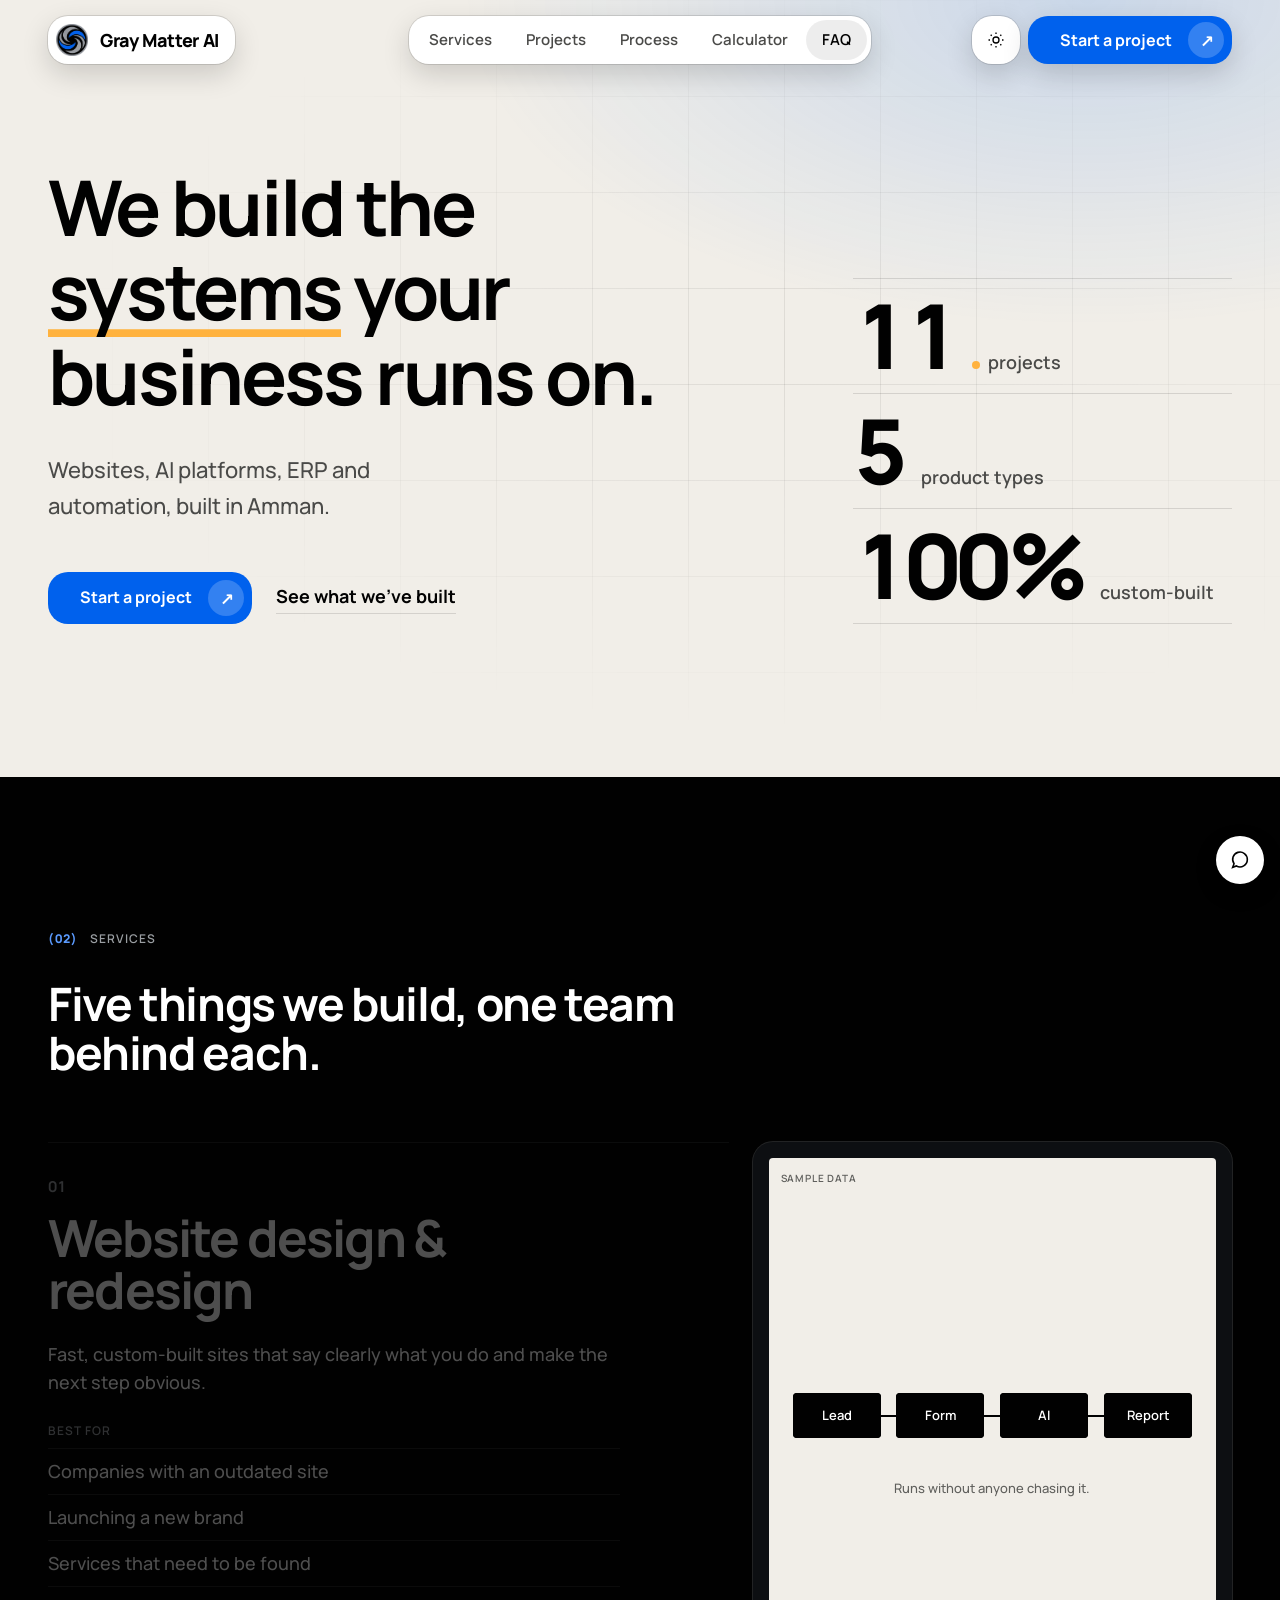
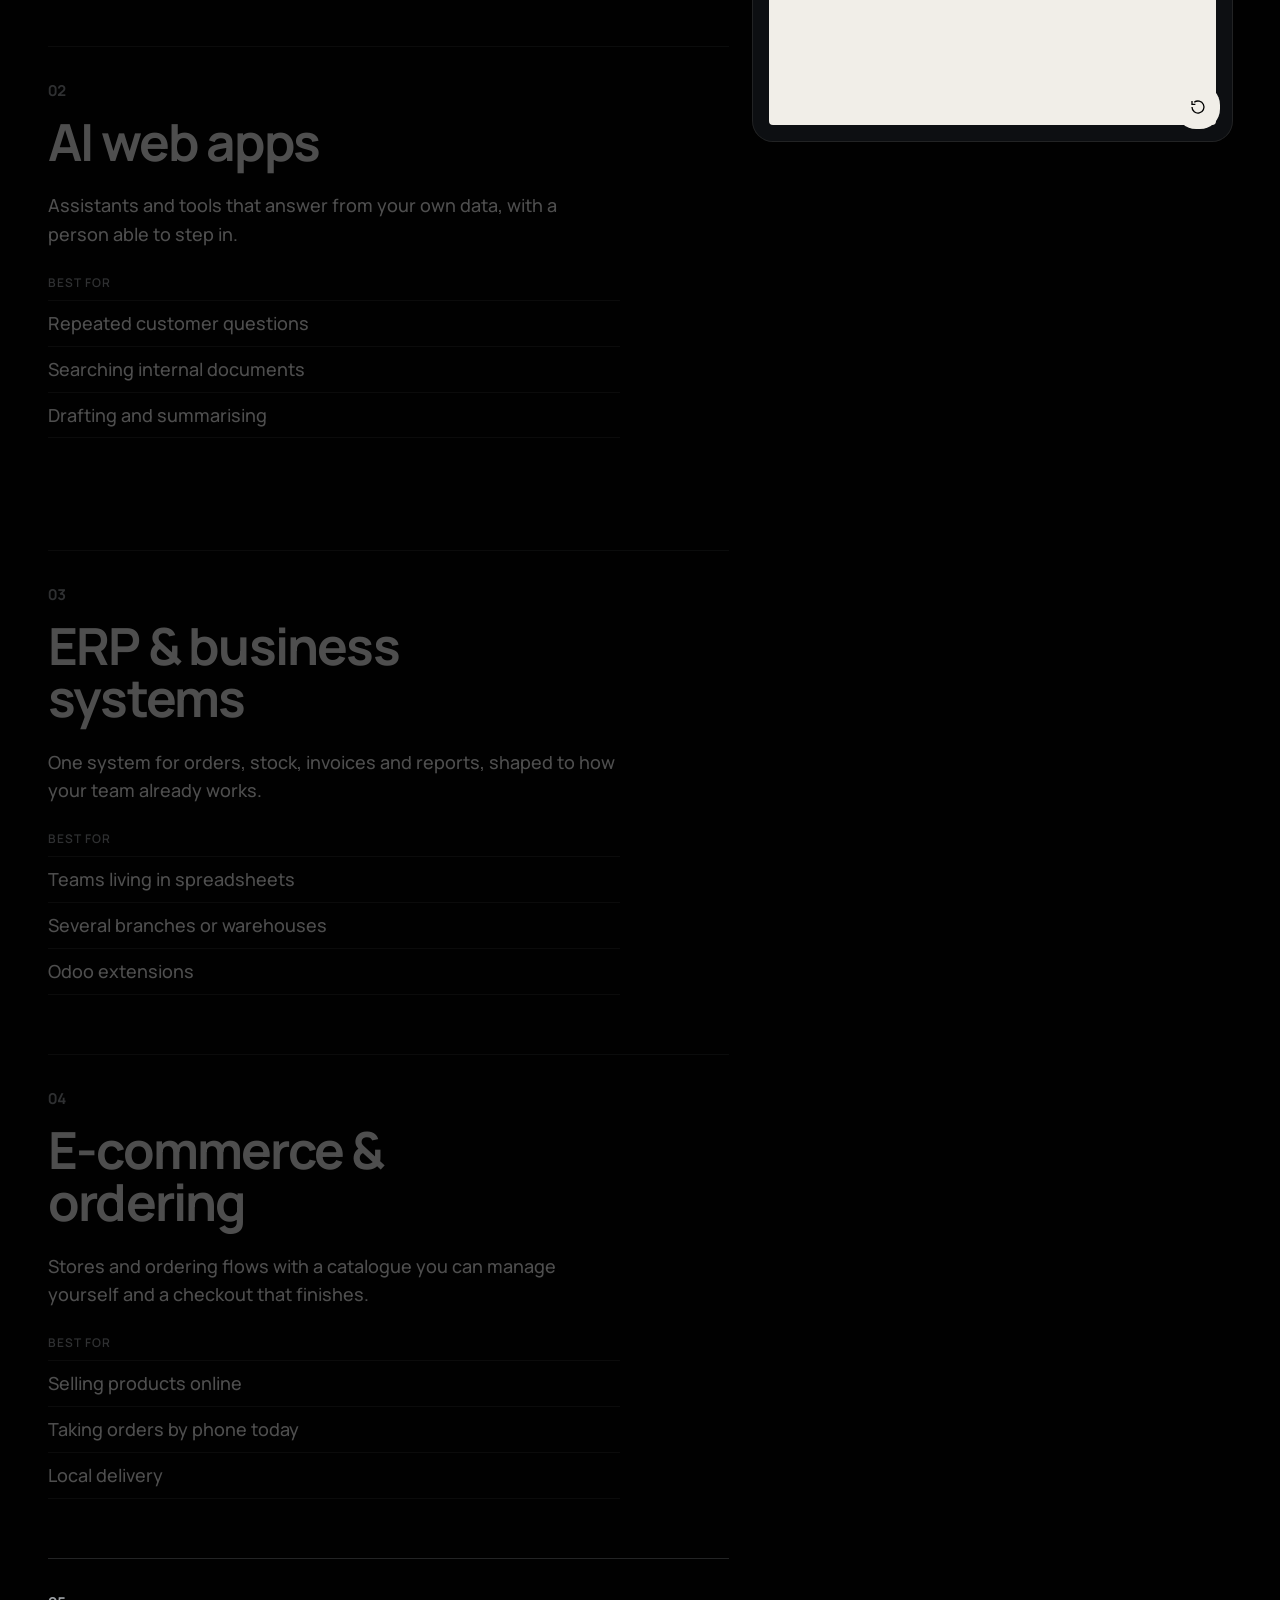
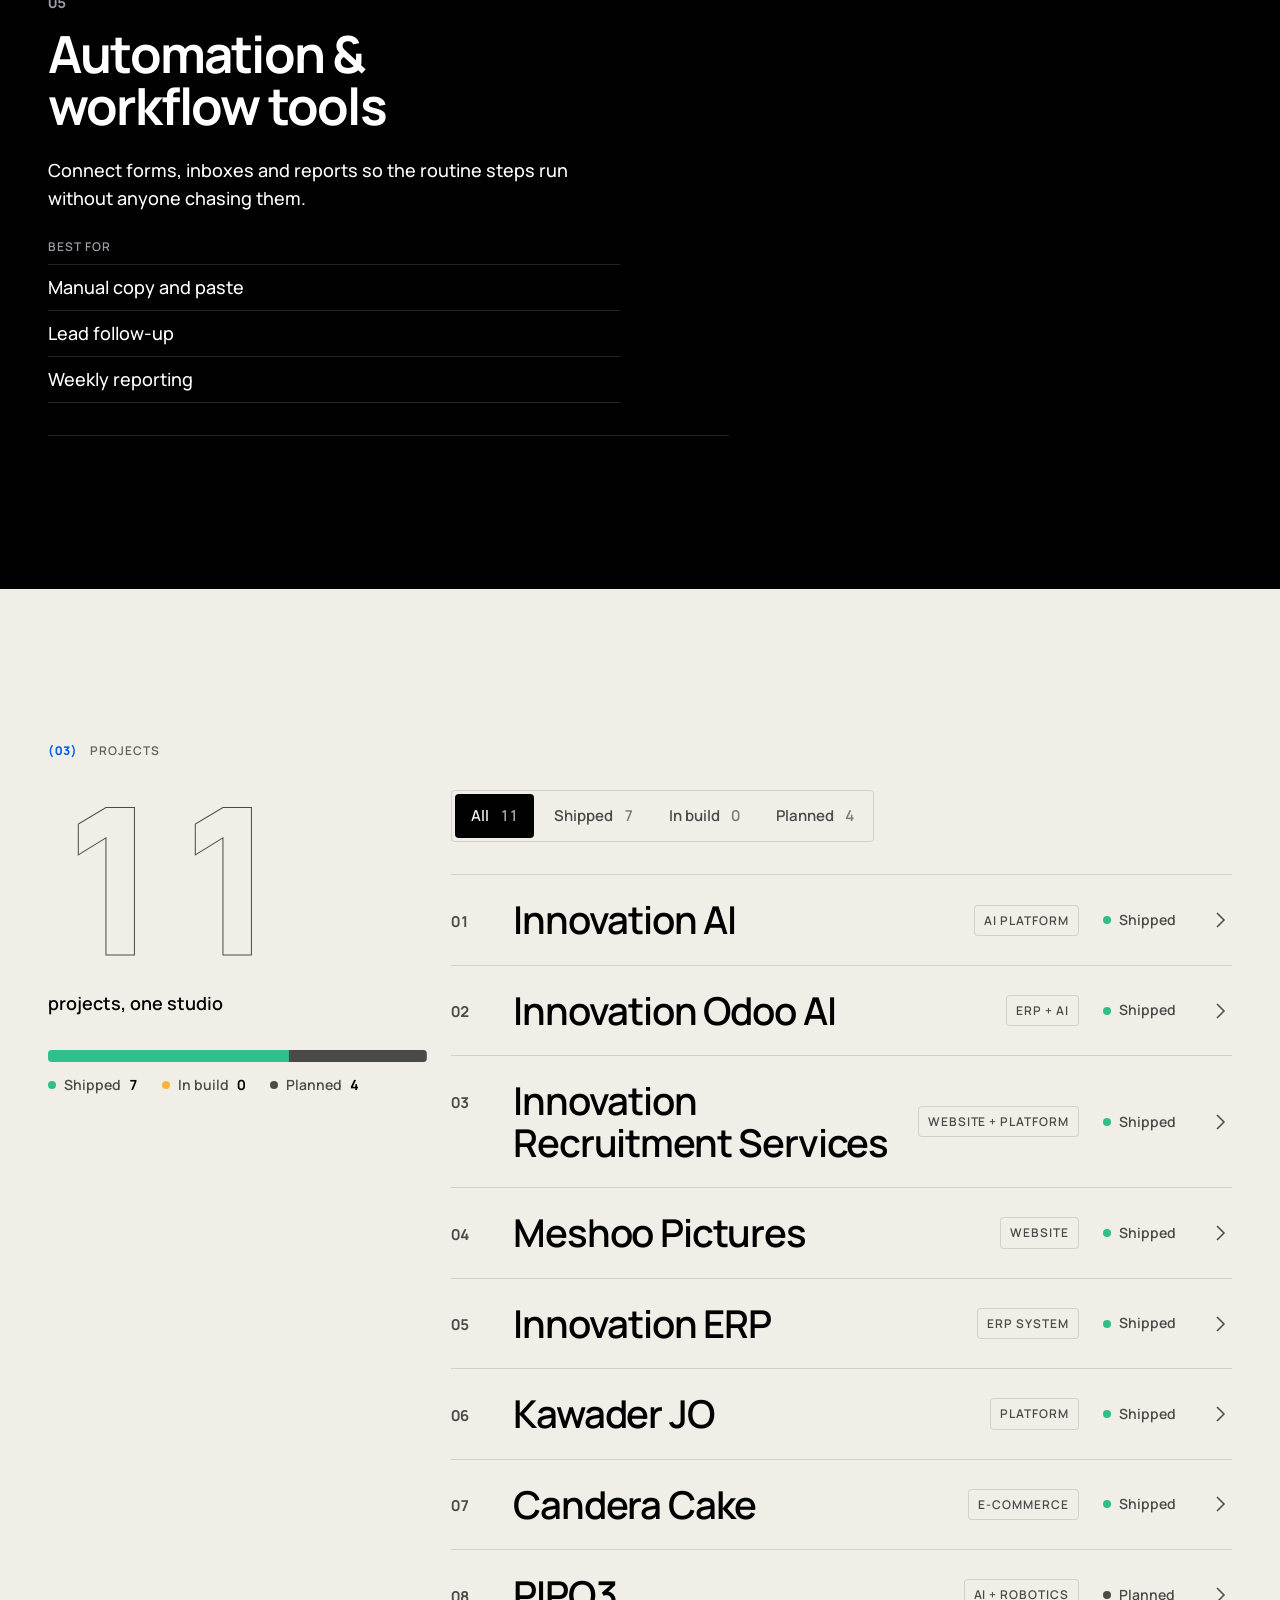
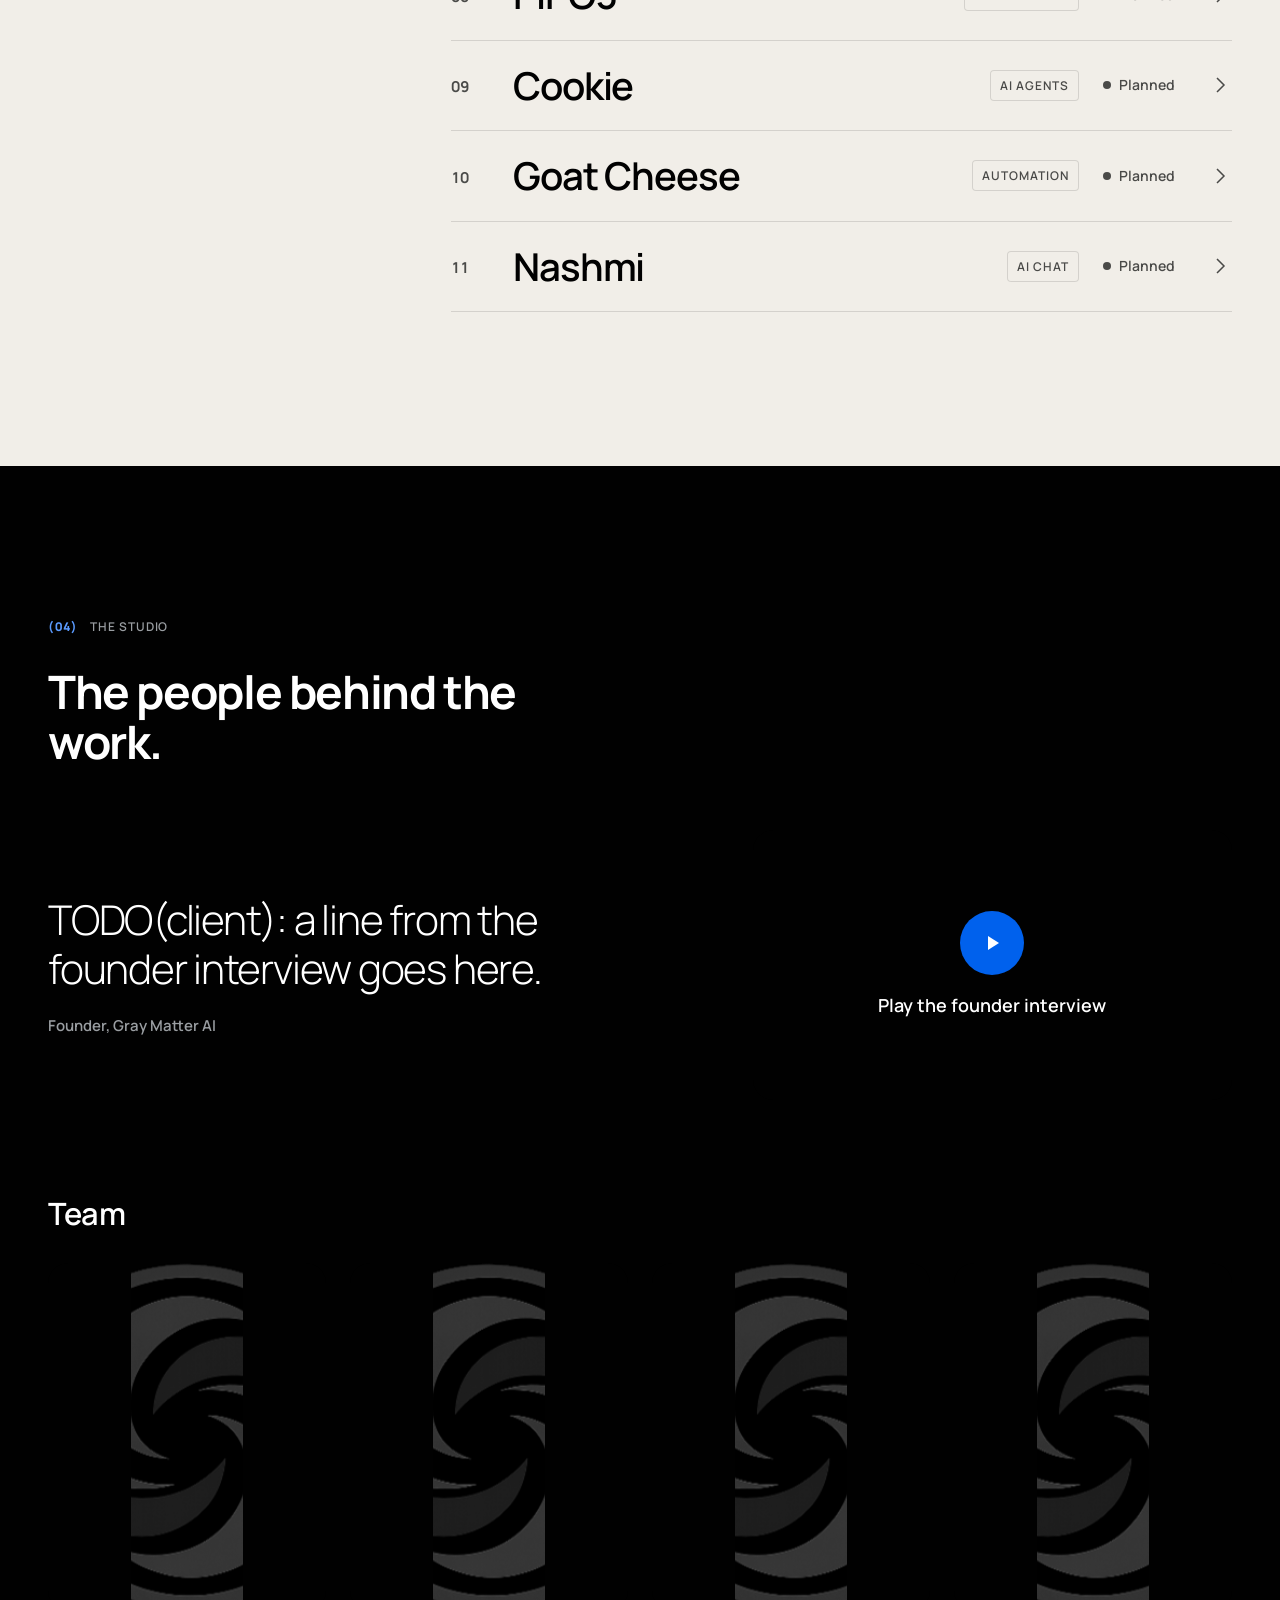
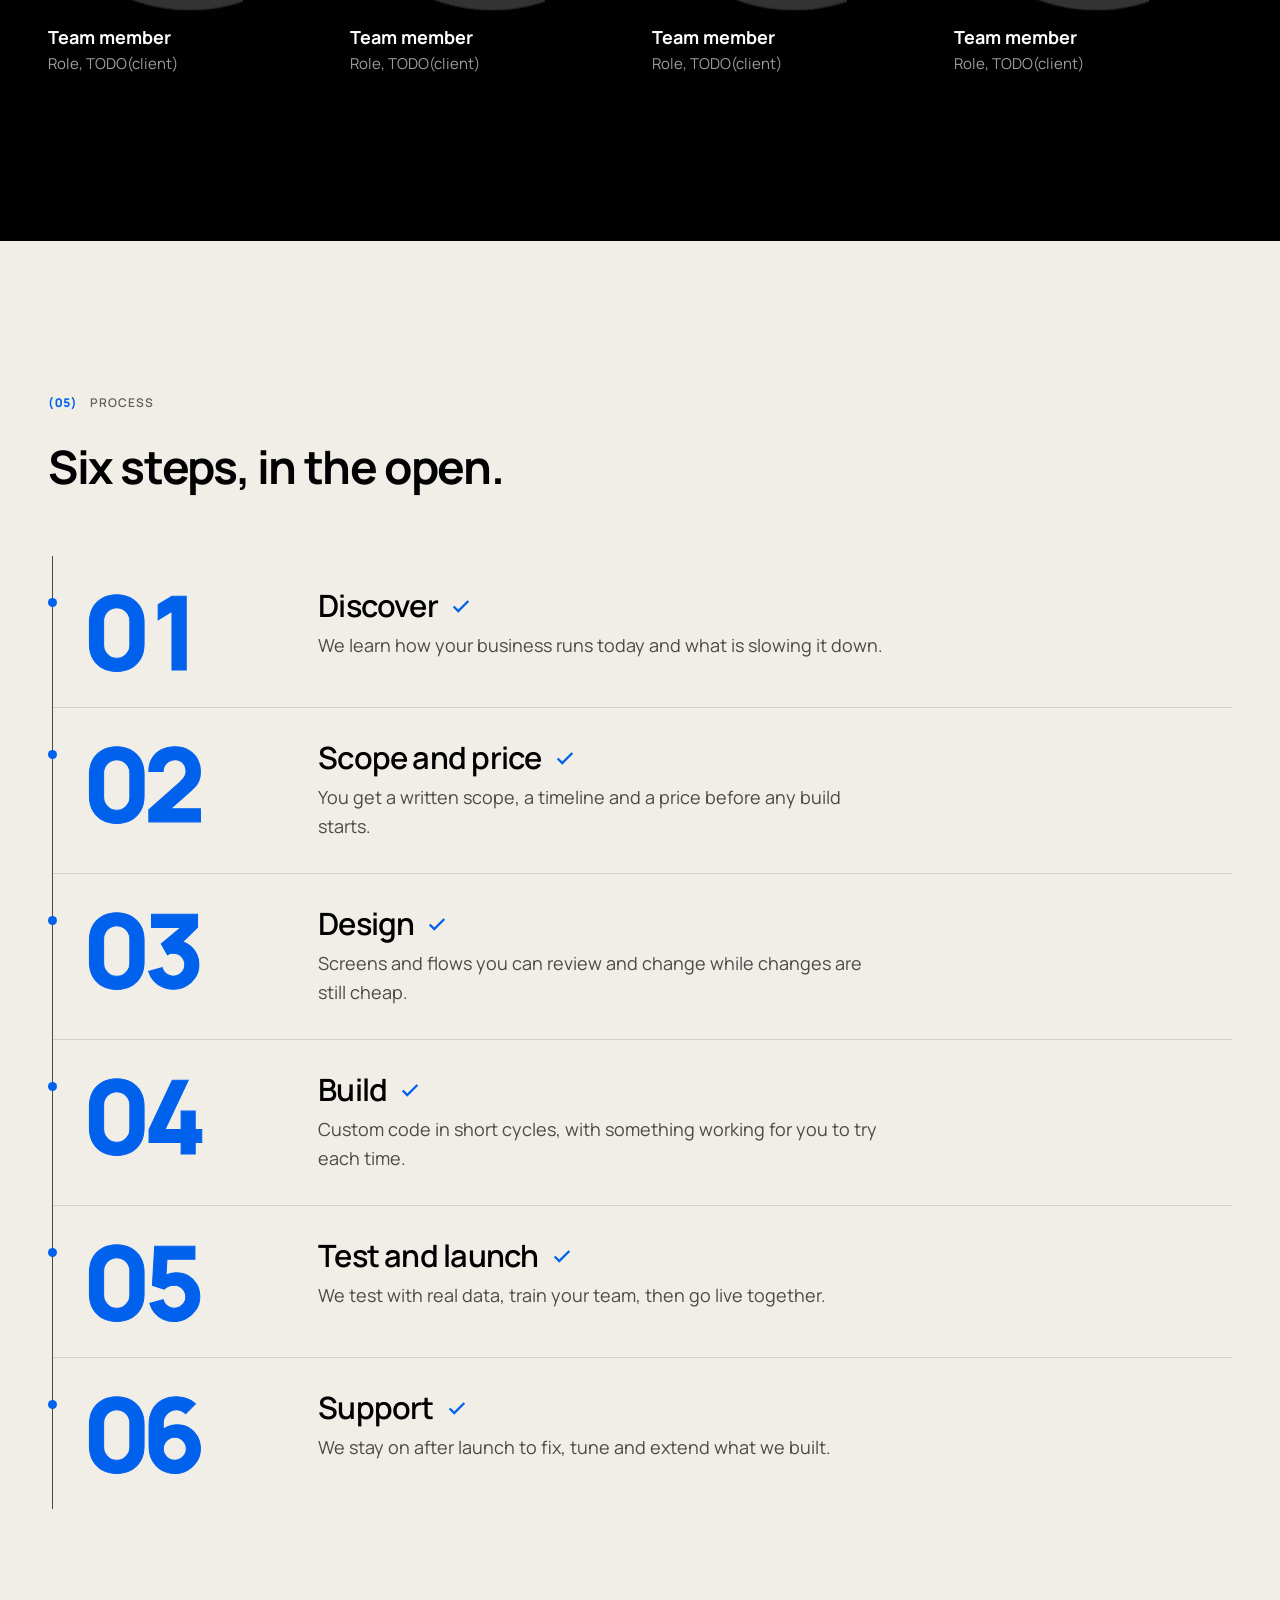
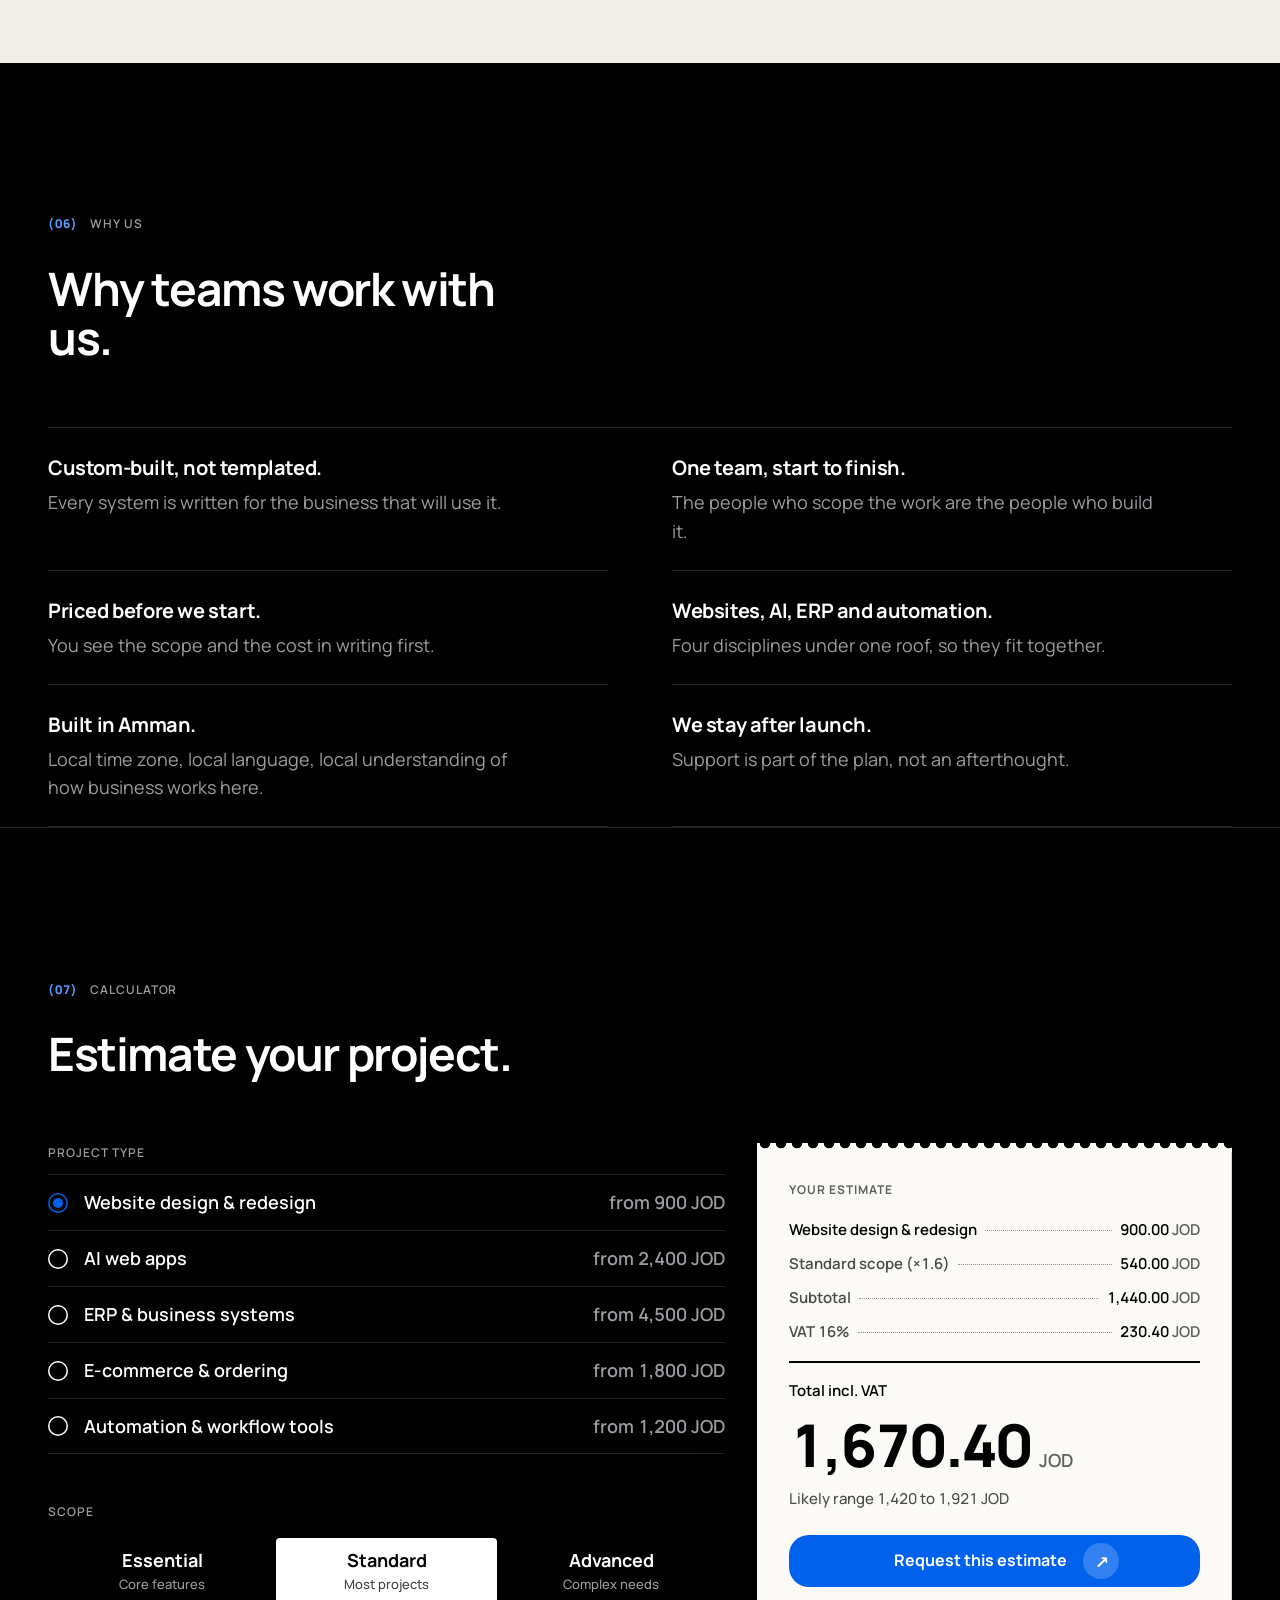
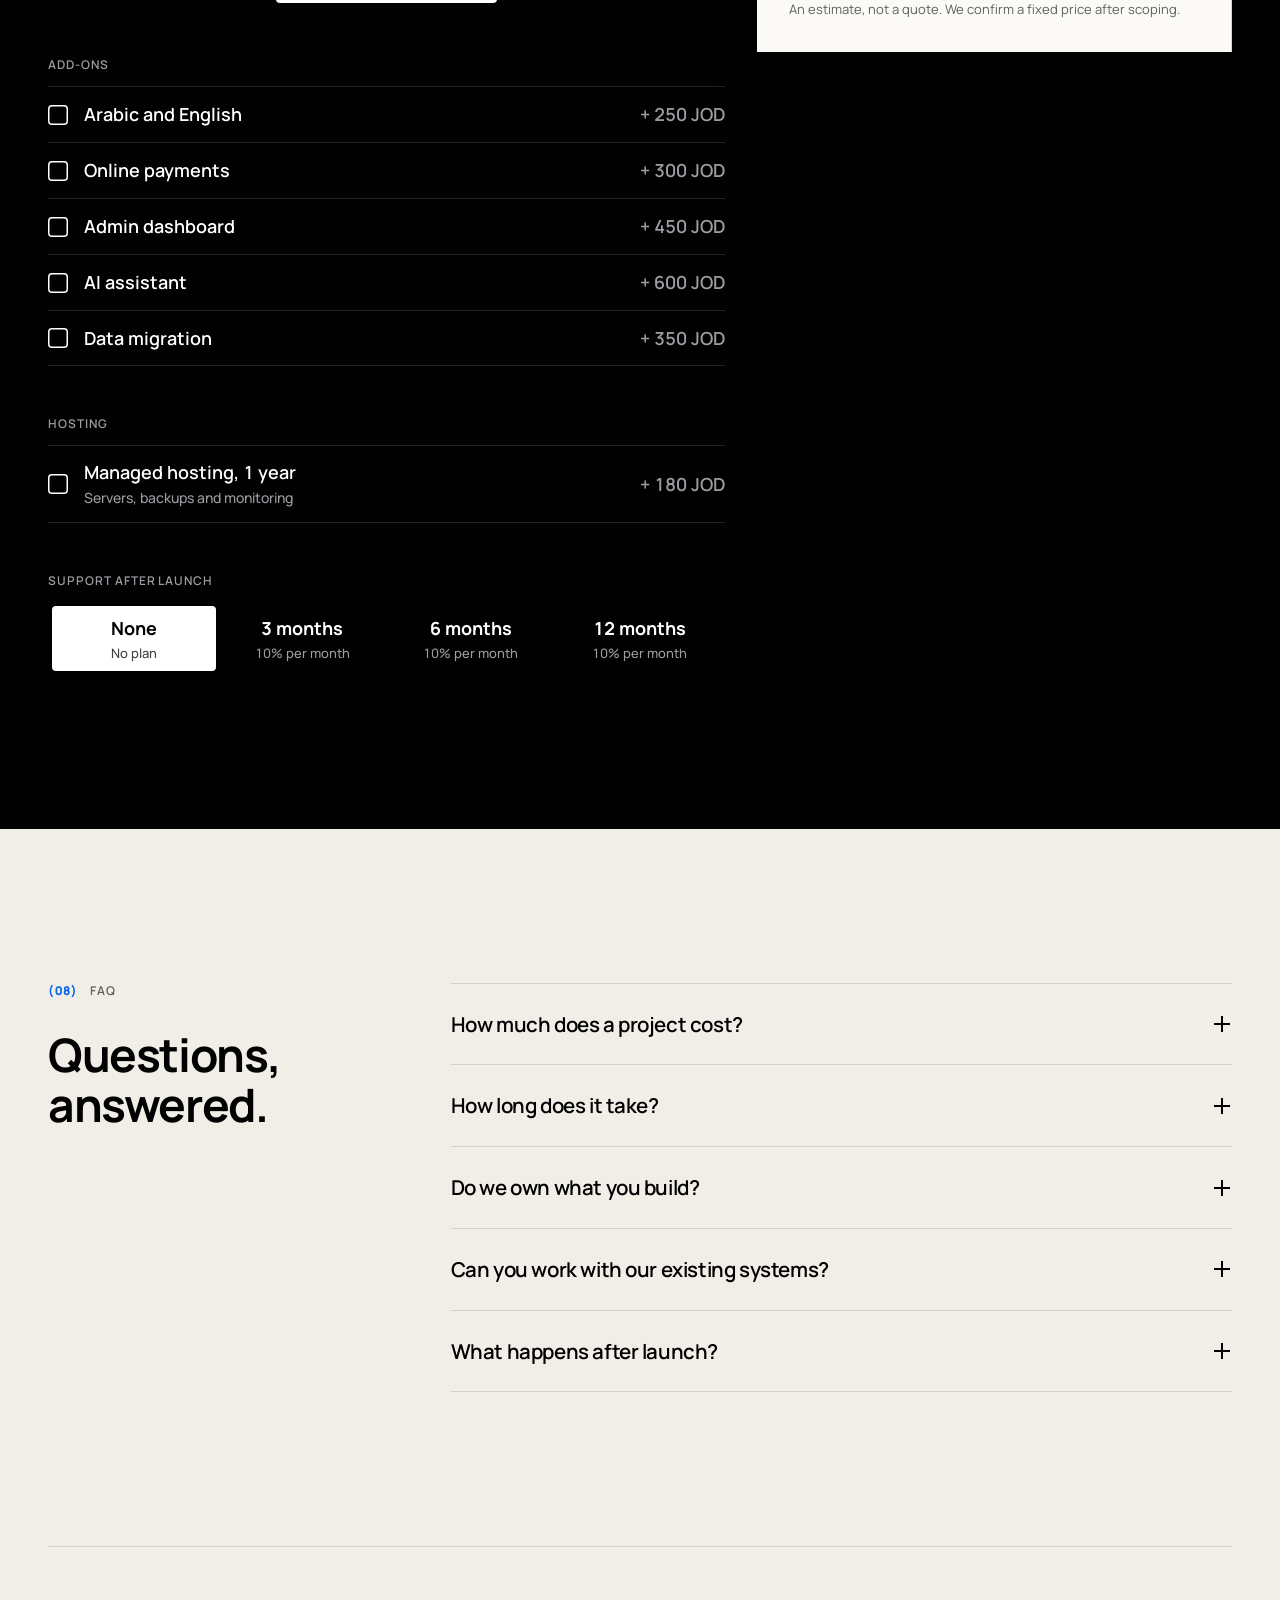
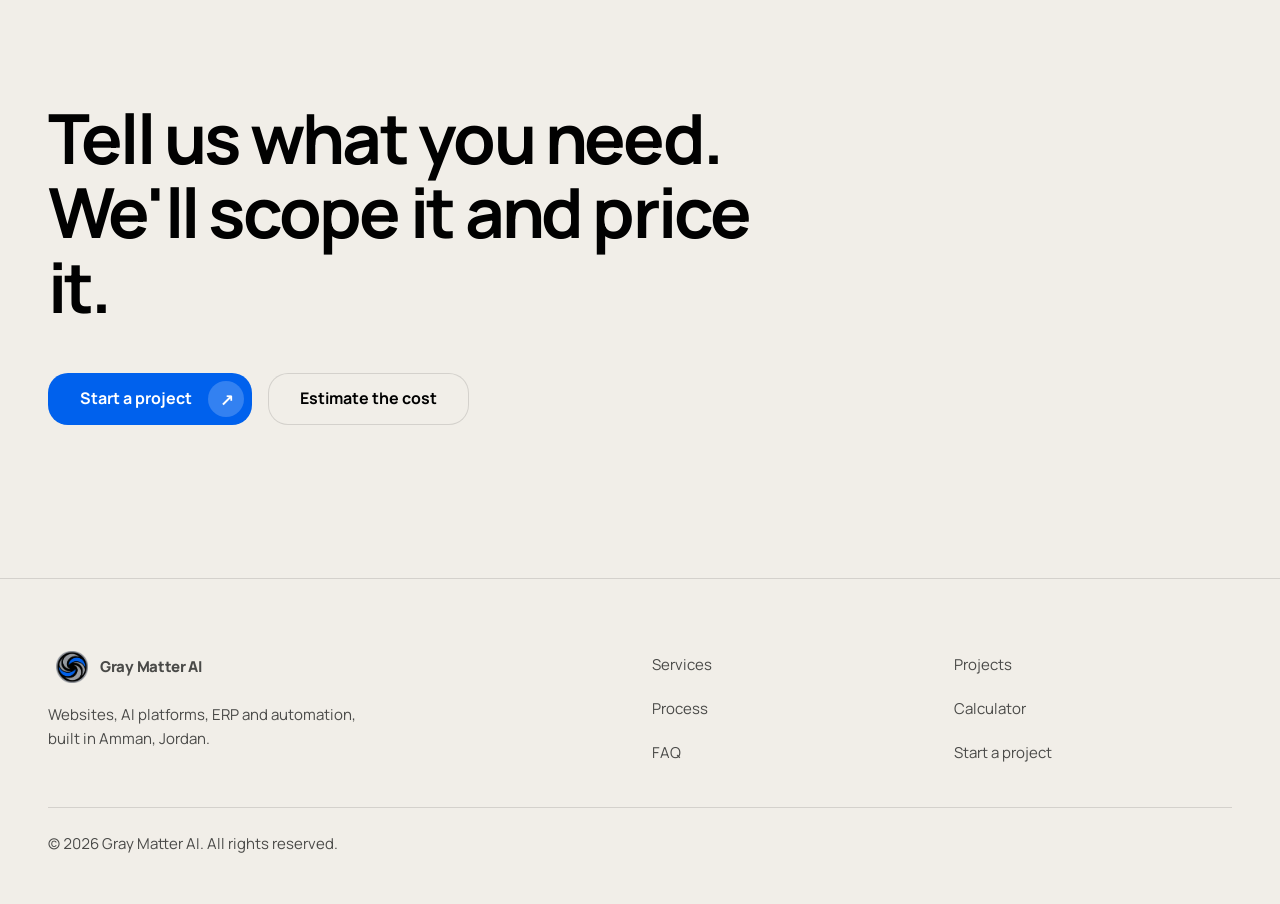
<file: index.html>
<!doctype html>
<html lang="en" dir="ltr">
<head>
  <meta charset="utf-8">
  <meta name="viewport" content="width=device-width, initial-scale=1">
  <title>Gray Matter AI — Websites, AI platforms, ERP and automation, built in Amman</title>
  <meta name="description" content="Gray Matter AI is a studio in Amman, Jordan building custom websites, AI platforms, ERP systems and automation.">
  <meta name="theme-color" content="#010101">
  <link rel="icon" href="assets/logo.png" type="image/png">
  <link rel="preload" href="assets/fonts/manrope-latin-wght-normal.woff2" as="font" type="font/woff2" crossorigin>
  <link rel="stylesheet" href="css/tokens.css">
  <link rel="stylesheet" href="css/base.css">
  <link rel="stylesheet" href="css/projects.css">
  <link rel="stylesheet" href="css/services.css">
  <link rel="stylesheet" href="css/sections.css">
  <script>
    /* Runs before first paint: enable JS-only styles; show the loader only on a first visit. */
    document.documentElement.classList.add("js");
    try { var t = localStorage.getItem("gm-theme"); document.documentElement.dataset.theme = t || (matchMedia("(prefers-color-scheme: light)").matches ? "light" : "dark"); } catch (e) { document.documentElement.dataset.theme = "dark"; }
    try { if (!sessionStorage.getItem("gm-seen")) { document.documentElement.classList.add("first-visit"); sessionStorage.setItem("gm-seen", "1"); } } catch (e) {}
  </script>
</head>
<body>
  <a class="skip-link" href="#main">Skip to content</a>

  <div id="loader" aria-hidden="true"><img src="assets/logo.png" width="72" height="72" alt=""></div>

  <div id="progress" aria-hidden="true"></div>
  <header class="nav" id="nav">
    <div class="container nav-grid">
      <a class="brand chip" href="#top" aria-label="Gray Matter AI, home">
        <img src="assets/logo.png" width="32" height="32" alt="">
        <span>Gray Matter AI</span>
      </a>
      <nav class="nav-pill chip" aria-label="Primary" id="nav-pill">
        <ul id="nav-links">
          <li class="ind" aria-hidden="true"></li>
          <li><a href="#services">Services</a></li>
          <li><a href="#projects">Projects</a></li>
          <li><a href="#process">Process</a></li>
          <li><a href="#calculator">Calculator</a></li>
          <li><a href="#faq">FAQ</a></li>
          <li class="mobile-only"><a class="btn" href="order.html">Start a project <span class="arr" aria-hidden="true">→</span></a></li>
        </ul>
      </nav>
      <div class="nav-end">
        <button class="icon-btn theme-btn" id="theme-btn" type="button" aria-label="Switch to light theme">
          <svg class="i-moon" viewBox="0 0 24 24" fill="none" stroke="currentColor" stroke-width="1.75" aria-hidden="true"><path d="M20 14.5A8 8 0 0 1 9.5 4a8 8 0 1 0 10.5 10.5z"/></svg>
          <svg class="i-sun" viewBox="0 0 24 24" fill="none" stroke="currentColor" stroke-width="1.75" aria-hidden="true"><circle cx="12" cy="12" r="4"/><path d="M12 2v2M12 20v2M2 12h2M20 12h2M4.9 4.9l1.4 1.4M17.7 17.7l1.4 1.4M4.9 19.1l1.4-1.4M17.7 6.3l1.4-1.4"/></svg>
        </button>
        <a class="btn" href="order.html">Start a project <span class="arr" aria-hidden="true">→</span></a>
        <button class="icon-btn menu-btn" id="menu-btn" type="button" aria-label="Open menu" aria-expanded="false" aria-controls="nav-pill">
          <svg viewBox="0 0 24 24" fill="none" stroke="currentColor" stroke-width="1.75" aria-hidden="true"><path d="M4 8h16M4 16h16"/></svg>
        </button>
      </div>
    </div>
  </header>

  <main id="main">
    <!-- 01 HERO (ink) -->
    <section class="hero surface-ink" id="top" aria-labelledby="hero-h">
      <div class="container hero-grid">
        <div class="hero-copy">
          <h1 id="hero-h">
            <span class="ln" style="--i:0"><span style="--i:0">We build the</span></span>
            <span class="ln"><span style="--i:1"><span class="signal-word">systems</span> your</span></span>
            <span class="ln"><span style="--i:2">business runs on.</span></span>
          </h1>
          <p class="sub" data-reveal style="--i:4">Websites, AI platforms, ERP and automation, built in Amman.</p>
          <div class="cta-row" data-reveal style="--i:5">
            <a class="btn" href="order.html">Start a project <span class="arr" aria-hidden="true">→</span></a>
            <a class="link" href="#projects"><span class="t">See what we've built</span></a>
          </div>
        </div>
        <!-- TODO(client): confirm these three figures. 11 comes from projects.js; 5 from services.js. -->
        <ul class="ledger-strip" aria-label="Studio ledger" data-reveal style="--i:3">
          <li><span class="n" data-count="projects">11</span><span class="l"><i class="live" aria-hidden="true"></i>projects</span></li>
          <li><span class="n" data-count="services">5</span><span class="l">product types</span></li>
          <li><span class="n" data-count="100" data-suffix="%">100%</span><span class="l">custom-built</span></li>
        </ul>
      </div>
    </section>

    <!-- 02 SERVICES (paper) -->
    <section class="section surface-paper on-paper" id="services" aria-labelledby="svc-h">
      <div class="container">
        <p class="mark micro"><b>(02)</b> Services</p>
        <h2 class="svc-head" id="svc-h">Five things we build, one team behind each.</h2>
        <div class="svc-grid">
          <ol class="svc-list" id="svc-list"></ol>
          <div class="stage-wrap">
            <div class="stage">
              <div class="stage-inner" id="stage-inner"></div>
              <button class="icon-btn replay" id="replay" type="button" aria-label="Replay animation" data-tip="Replay">
                <svg viewBox="0 0 24 24" fill="none" stroke="currentColor" stroke-width="1.75" aria-hidden="true"><path d="M4 12a8 8 0 1 0 3-6.2M4 4v4.5h4.5"/></svg>
              </button>
            </div>
          </div>
        </div>
      </div>
    </section>

    <!-- 03 PROJECTS (ink): the Project Ledger -->
    <section class="projects surface-ink" id="projects" aria-labelledby="proj-h">
      <div class="container">
        <p class="mark micro"><b>(03)</b> Projects</p>
        <div class="proj-grid">
          <div class="proj-count">
            <h2 id="proj-h">Projects</h2>
            <span class="big-n display" id="big-n" role="img" aria-label="11 projects">11</span>
            <p class="cap" id="big-cap">projects, one studio</p>
            <div class="status-bar">
              <div class="bar" aria-hidden="true"><i data-s="shipped"></i><i data-s="build"></i><i data-s="planned"></i></div>
              <ul class="legend">
                <li><i class="dot" data-s="shipped"></i>Shipped <b data-count="shipped">0</b></li>
                <li><i class="dot" data-s="build"></i>In build <b data-count="build">0</b></li>
                <li><i class="dot" data-s="planned"></i>Planned <b data-count="planned">0</b></li>
              </ul>
            </div>
          </div>
          <div class="proj-index">
            <div class="seg" id="proj-filter" role="group" aria-label="Filter projects by status">
              <button type="button" data-f="all" aria-pressed="true">All <span class="c"></span></button>
              <button type="button" data-f="shipped" aria-pressed="false">Shipped <span class="c"></span></button>
              <button type="button" data-f="build" aria-pressed="false">In build <span class="c"></span></button>
              <button type="button" data-f="planned" aria-pressed="false">Planned <span class="c"></span></button>
            </div>
            <ul class="ledger" id="ledger-list"></ul>
            <p class="empty" id="proj-empty" hidden>No projects in this group yet. <button type="button">Try All.</button></p>
          </div>
        </div>
      </div>
    </section>
    <div id="peek" aria-hidden="true"></div>

    <!-- 04 FOUNDER + TEAM (paper) -->
    <section class="section surface-paper on-paper" id="story" aria-labelledby="story-h">
      <div class="container">
        <p class="mark micro"><b>(04)</b> The studio</p>
        <h2 class="story-head" id="story-h">The people behind the work.</h2>
        <div class="founder">
          <!-- TODO(client): replace with a real pull-quote from the founder interview and the founder's name. Do not invent one. -->
          <blockquote class="pull">
            <p>TODO(client): a line from the founder interview goes here.</p>
            <cite>Founder, Gray Matter AI</cite>
          </blockquote>
          <!-- TODO(client): set data-yt to the YouTube video ID. The iframe loads only after a click. -->
          <div class="video" id="video" data-yt="">
            <button class="poster" type="button" aria-label="Play the founder interview">
              <span class="play" aria-hidden="true"><svg viewBox="0 0 24 24" width="24" height="24" fill="#fff"><path d="M8 5v14l11-7z"/></svg></span>
              <span>Play the founder interview</span>
            </button>
            <p class="note" id="video-note" hidden>The interview link isn't set up yet.</p>
          </div>
        </div>
        <div class="team">
          <h3>Team</h3>
          <!-- TODO(client): add real photos at assets/team/*.jpg and swap each .ph-mark for
               <img src="assets/team/name.jpg" width="480" height="600" alt="Name, role" loading="lazy">. Add real names and roles. -->
          <ul class="roster">
            <li><div class="portrait"><img class="ph-mark" src="assets/logo.png" width="323" height="323" alt="" loading="lazy"></div><p class="nm">Team member</p><p class="role">Role, TODO(client)</p></li>
            <li><div class="portrait"><img class="ph-mark" src="assets/logo.png" width="323" height="323" alt="" loading="lazy"></div><p class="nm">Team member</p><p class="role">Role, TODO(client)</p></li>
            <li><div class="portrait"><img class="ph-mark" src="assets/logo.png" width="323" height="323" alt="" loading="lazy"></div><p class="nm">Team member</p><p class="role">Role, TODO(client)</p></li>
            <li><div class="portrait"><img class="ph-mark" src="assets/logo.png" width="323" height="323" alt="" loading="lazy"></div><p class="nm">Team member</p><p class="role">Role, TODO(client)</p></li>
          </ul>
        </div>
      </div>
    </section>

    <!-- 05 PROCESS (ink): vertical ledger. TODO(client): confirm the six steps and wording. -->
    <section class="section surface-ink" id="process" aria-labelledby="process-h">
      <div class="container">
        <p class="mark micro"><b>(05)</b> Process</p>
        <h2 class="process-head" id="process-h">Six steps, in the open.</h2>
        <ol class="steps" id="steps">
          <li class="step"><span class="pn" aria-hidden="true">01</span><div><h3>Discover<svg class="tick" viewBox="0 0 24 24" aria-hidden="true"><path d="M4 12.5l5 5L20 6.5"/></svg></h3><p>We learn how your business runs today and what is slowing it down.</p></div></li>
          <li class="step"><span class="pn" aria-hidden="true">02</span><div><h3>Scope and price<svg class="tick" viewBox="0 0 24 24" aria-hidden="true"><path d="M4 12.5l5 5L20 6.5"/></svg></h3><p>You get a written scope, a timeline and a price before any build starts.</p></div></li>
          <li class="step"><span class="pn" aria-hidden="true">03</span><div><h3>Design<svg class="tick" viewBox="0 0 24 24" aria-hidden="true"><path d="M4 12.5l5 5L20 6.5"/></svg></h3><p>Screens and flows you can review and change while changes are still cheap.</p></div></li>
          <li class="step"><span class="pn" aria-hidden="true">04</span><div><h3>Build<svg class="tick" viewBox="0 0 24 24" aria-hidden="true"><path d="M4 12.5l5 5L20 6.5"/></svg></h3><p>Custom code in short cycles, with something working for you to try each time.</p></div></li>
          <li class="step"><span class="pn" aria-hidden="true">05</span><div><h3>Test and launch<svg class="tick" viewBox="0 0 24 24" aria-hidden="true"><path d="M4 12.5l5 5L20 6.5"/></svg></h3><p>We test with real data, train your team, then go live together.</p></div></li>
          <li class="step"><span class="pn" aria-hidden="true">06</span><div><h3>Support<svg class="tick" viewBox="0 0 24 24" aria-hidden="true"><path d="M4 12.5l5 5L20 6.5"/></svg></h3><p>We stay on after launch to fix, tune and extend what we built.</p></div></li>
        </ol>
      </div>
    </section>

    <!-- 06 WHY (paper): quiet. TODO(client): confirm each claim before launch. -->
    <section class="section surface-paper on-paper" id="why" aria-labelledby="why-h" style="padding-block-end:0">
      <div class="container">
        <p class="mark micro"><b>(06)</b> Why us</p>
        <h2 class="why-head" id="why-h">Why teams work with us.</h2>
        <dl class="why-list">
          <div><dt>Custom-built, not templated.</dt><dd>Every system is written for the business that will use it.</dd></div>
          <div><dt>One team, start to finish.</dt><dd>The people who scope the work are the people who build it.</dd></div>
          <div><dt>Priced before we start.</dt><dd>You see the scope and the cost in writing first.</dd></div>
          <div><dt>Websites, AI, ERP and automation.</dt><dd>Four disciplines under one roof, so they fit together.</dd></div>
          <div><dt>Built in Amman.</dt><dd>Local time zone, local language, local understanding of how business works here.</dd></div>
          <div><dt>We stay after launch.</dt><dd>Support is part of the plan, not an afterthought.</dd></div>
        </dl>
      </div>
    </section>

    <!-- 07 CALCULATOR (paper): receipt -->
    <section class="section surface-paper on-paper" id="calculator" aria-labelledby="calc-h">
      <div class="container calc-wrap">
        <p class="mark micro"><b>(07)</b> Calculator</p>
        <h2 class="calc-head" id="calc-h">Estimate your project.</h2>
        <div class="calc">
          <form class="calc-form" id="calc-form" onsubmit="return false"></form>
          <div class="receipt-wrap">
            <div class="receipt" id="receipt" aria-live="off"></div>
          </div>
        </div>
      </div>
    </section>

    <!-- 08 FAQ + CTA (ink). TODO(client): confirm the answers. -->
    <section class="section surface-ink" id="faq" aria-labelledby="faq-h">
      <div class="container">
        <div class="faq-grid">
          <div class="faq-head"><p class="mark micro"><b>(08)</b> FAQ</p><h2 id="faq-h">Questions, answered.</h2></div>
          <ul class="faq" id="faq-list">
            <li><h3><button type="button" aria-expanded="false" aria-controls="a1" id="q1">How much does a project cost? <span class="pm" aria-hidden="true"></span></button></h3>
              <div class="ans" id="a1" role="region" aria-labelledby="q1" inert><div><p>Use the calculator for a range. After a short scoping call we confirm a fixed price in writing, before any work starts.</p></div></div></li>
            <li><h3><button type="button" aria-expanded="false" aria-controls="a2" id="q2">How long does it take? <span class="pm" aria-hidden="true"></span></button></h3>
              <div class="ans" id="a2" role="region" aria-labelledby="q2" inert><div><p>It depends on the size of the work. We give you a timeline when we scope it, and we tell you early if anything changes.</p></div></div></li>
            <li><h3><button type="button" aria-expanded="false" aria-controls="a3" id="q3">Do we own what you build? <span class="pm" aria-hidden="true"></span></button></h3>
              <div class="ans" id="a3" role="region" aria-labelledby="q3" inert><div><p>TODO(client): confirm ownership and licensing terms before this answer goes live.</p></div></div></li>
            <li><h3><button type="button" aria-expanded="false" aria-controls="a4" id="q4">Can you work with our existing systems? <span class="pm" aria-hidden="true"></span></button></h3>
              <div class="ans" id="a4" role="region" aria-labelledby="q4" inert><div><p>Usually, yes. We start by looking at what you already use, then connect to it or replace it, whichever costs you less.</p></div></div></li>
            <li><h3><button type="button" aria-expanded="false" aria-controls="a5" id="q5">What happens after launch? <span class="pm" aria-hidden="true"></span></button></h3>
              <div class="ans" id="a5" role="region" aria-labelledby="q5" inert><div><p>You can add a support plan for 3, 6 or 12 months. We fix issues, tune performance and add small changes.</p></div></div></li>
          </ul>
        </div>
        <div class="cta">
          <h2>Tell us what you need. We'll scope it and price it.</h2>
          <div class="cta-row">
            <a class="btn" href="order.html">Start a project <span class="arr" aria-hidden="true">→</span></a>
            <a class="btn btn--ghost" href="#calculator">Estimate the cost</a>
          </div>
        </div>
      </div>
    </section>
  </main>

  <footer class="footer surface-ink">
    <div class="container">
      <div class="f-brand">
        <a class="brand" href="#top"><img src="assets/logo.png" width="32" height="32" alt=""><span>Gray Matter AI</span></a>
        <p>Websites, AI platforms, ERP and automation, built in Amman, Jordan.</p>
      </div>
      <nav aria-label="Footer">
        <ul>
          <li><a href="#services">Services</a></li>
          <li><a href="#projects">Projects</a></li>
          <li><a href="#process">Process</a></li>
          <li><a href="#calculator">Calculator</a></li>
          <li><a href="#faq">FAQ</a></li>
          <li><a href="order.html">Start a project</a></li>
        </ul>
      </nav>
      <!-- TODO(client): add email, phone and address. -->
      <p class="legal">© <span id="yr">2026</span> Gray Matter AI. All rights reserved.</p>
    </div>
  </footer>

  <!-- TODO(client): put the real number in the wa.me link (country code, digits only). -->
  <a class="wa" id="wa" href="https://wa.me/" target="_blank" rel="noopener" aria-label="Chat with us on WhatsApp">
    <svg viewBox="0 0 24 24" fill="none" stroke="currentColor" stroke-width="1.75" aria-hidden="true"><path d="M20 11.5a8 8 0 0 1-11.9 7L4 20l1.5-4A8 8 0 1 1 20 11.5z"/></svg>
  </a>

  <script src="js/data/projects.js" defer></script>
  <script src="js/data/services.js" defer></script>
  <script src="js/ui.js" defer></script>
  <script src="js/core.js" defer></script>
  <script src="js/projects.js" defer></script>
  <script src="js/services.js" defer></script>
  <script src="js/calculator.js" defer></script>
</body>
</html>
</file>
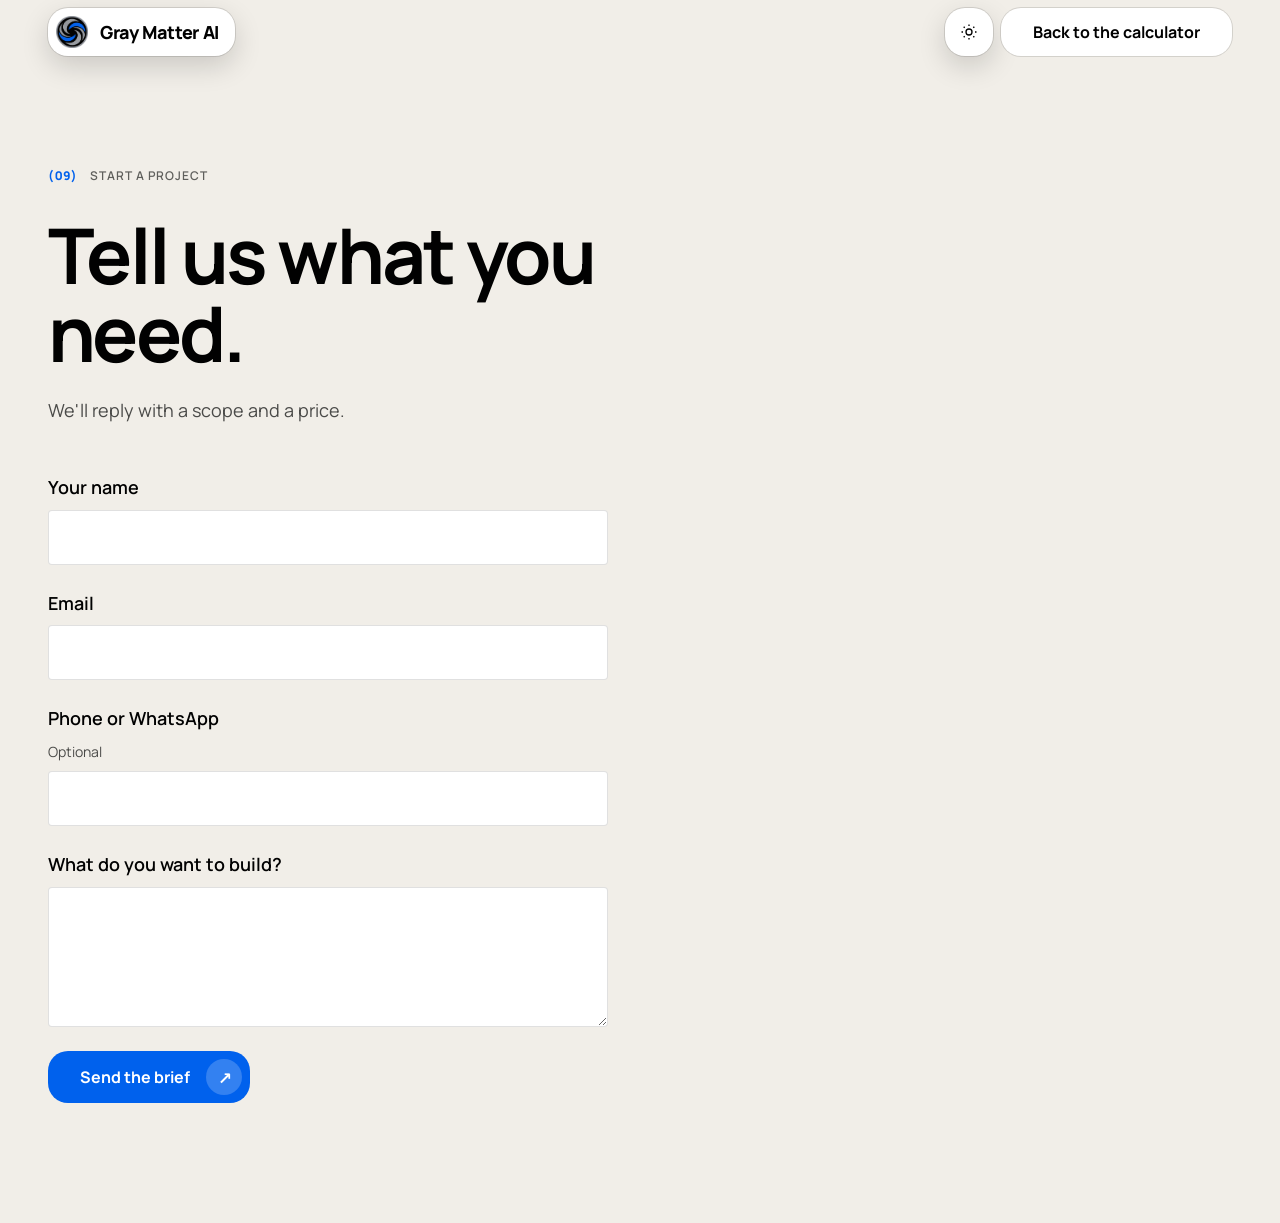
<file: order.html>
<!doctype html>
<html lang="en" dir="ltr">
<head>
  <meta charset="utf-8">
  <meta name="viewport" content="width=device-width, initial-scale=1">
  <title>Start a project — Gray Matter AI</title>
  <meta name="robots" content="noindex">
  <link rel="icon" href="assets/logo.png" type="image/png">
  <script>try{var t=localStorage.getItem("gm-theme");document.documentElement.dataset.theme=t||(matchMedia("(prefers-color-scheme: light)").matches?"light":"dark")}catch(e){document.documentElement.dataset.theme="dark"}document.documentElement.classList.add("js")</script>
  <link rel="stylesheet" href="css/tokens.css">
  <link rel="stylesheet" href="css/base.css">
  <link rel="stylesheet" href="css/sections.css">
</head>
<body>
  <a class="skip-link" href="#main">Skip to content</a>
  <header class="nav compact"><div class="container nav-grid" style="grid-template-columns:1fr auto">
    <a class="brand chip" href="index.html" aria-label="Gray Matter AI, home"><img src="assets/logo.png" width="32" height="32" alt=""><span>Gray Matter AI</span></a>
    <div class="nav-end">
      <button class="icon-btn theme-btn" id="theme-btn" type="button" aria-label="Switch to light theme"><svg class="i-moon" viewBox="0 0 24 24" fill="none" stroke="currentColor" stroke-width="1.75" aria-hidden="true"><path d="M20 14.5A8 8 0 0 1 9.5 4a8 8 0 1 0 10.5 10.5z"/></svg><svg class="i-sun" viewBox="0 0 24 24" fill="none" stroke="currentColor" stroke-width="1.75" aria-hidden="true"><circle cx="12" cy="12" r="4"/><path d="M12 2v2M12 20v2M2 12h2M20 12h2M4.9 4.9l1.4 1.4M17.7 17.7l1.4 1.4M4.9 19.1l1.4-1.4M17.7 6.3l1.4-1.4"/></svg></button>
      <a class="btn" href="index.html#calculator" style="background:var(--nav-bg);color:var(--nav-fg);box-shadow:0 0 0 1px var(--nav-rule);--btn-fill:var(--nav-fg);--btn-fill-fg:var(--nav-bg)">Back to the calculator</a>
    </div>
  </div></header>
  <main id="main" class="order surface-ink">
    <div class="container">
      <p class="mark micro"><b>(09)</b> Start a project</p>
      <h1 class="h1" style="max-inline-size:14ch">Tell us what you need.</h1>
      <p class="prose" style="margin-block-start:24px">We'll reply with a scope and a price. <span id="prefill"></span></p>
      <!-- TODO(client): this is a front-end stub. Point `action` at the real form handler or order backend. -->
      <form id="order-form" method="post" action="#" novalidate>
        <label>Your name <input name="name" autocomplete="name" required></label>
        <label>Email <input name="email" type="email" autocomplete="email" required></label>
        <label>Phone or WhatsApp <span class="hint">Optional</span> <input name="phone" type="tel" autocomplete="tel"></label>
        <label>What do you want to build? <textarea name="brief" required></textarea></label>
        <input type="hidden" name="estimate"><input type="hidden" name="type"><input type="hidden" name="scope"><input type="hidden" name="addons"><input type="hidden" name="ref">
        <div><button class="btn" type="submit">Send the brief <span class="arr" aria-hidden="true">→</span></button></div>
        <p id="msg" role="status" class="hint"></p>
      </form>
    </div>
  </main>
  <script src="js/ui.js"></script>
  <script>
    (function () {
      var q = new URLSearchParams(location.search), f = document.getElementById("order-form");
      ["estimate", "type", "scope", "addons", "ref"].forEach(function (k) { if (q.get(k) && f.elements[k]) f.elements[k].value = q.get(k); });
      if (q.get("estimate")) document.getElementById("prefill").textContent = "Your calculator estimate of about " + Number(q.get("estimate")).toLocaleString("en-US") + " JOD is attached.";
      f.addEventListener("submit", function (e) {
        e.preventDefault();
        var m = document.getElementById("msg"), bad = [].slice.call(f.querySelectorAll("[required]")).filter(function (i) { return !i.value.trim(); })[0];
        if (bad) { m.textContent = "Add your " + (bad.name === "brief" ? "brief" : bad.name) + " so we can reply."; bad.focus(); return; }
        m.textContent = "TODO(client): connect this form to a backend. Nothing was sent.";
      });
    })();
  </script>
</body>
</html>
</file>
<file: css/tokens.css>
/* Gray Matter AI — "The Studio Ledger" — design tokens
   Single source of truth. Never hard-code a colour, duration or radius elsewhere. */

@font-face {
  font-family: "Manrope";
  src: url("../assets/fonts/manrope-latin-wght-normal.woff2") format("woff2-variations");
  font-weight: 200 800;
  font-style: normal;
  font-display: swap;
}

:root {
  /* Brand */
  --ink: #010101;
  --steel: #9a9ea2;
  --blue: #0061ed;
  /* Blue is 3.9:1 on ink: fine for fills, focus rings and large type, not for small text.
     Small blue text on dark uses this lighter step (7:1). */
  --blue-on-ink: #5b9bff;

  /* Studio Ledger additions */
  --paper: #f1eee8;
  --graphite: #0d0f12;
  --signal: #ffb23e; /* live status + one highlighted word per page */
  --moss: #2fbf8a; /* "shipped" status only */
  --slip: #fbfaf7; /* receipt paper, one step lighter than --paper */

  /* Solid text steps on paper (all >= 4.5:1). Steel is never body text on paper. */
  --ink-soft: #4a4a48; /* ~72% ink on paper */
  --ink-mute: #5f5f5c;

  /* Hairlines */
  --rule-dark: rgba(154, 158, 162, 0.22);
  --rule-paper: rgba(1, 1, 1, 0.12);

  /* Type */
  --font: "Manrope", system-ui, -apple-system, "Segoe UI", Tahoma, Arial, sans-serif;
  --fs-display: clamp(5rem, 16vw, 15rem);
  --fs-h1: clamp(2.75rem, 6vw, 5.5rem);
  --fs-h2: clamp(2rem, 3.6vw, 3.5rem);
  --fs-h3: clamp(1.5rem, 2.4vw, 2.25rem);
  --fs-body: clamp(1.0625rem, 0.4vw + 1rem, 1.125rem);
  --fs-micro: 0.75rem;

  /* Spacing (4/8pt) */
  --s-1: 4px;
  --s-2: 8px;
  --s-3: 12px;
  --s-4: 16px;
  --s-5: 24px;
  --s-6: 32px;
  --s-7: 48px;
  --s-8: 64px;
  --s-9: 96px;
  --section-pad: clamp(96px, 12vw, 192px);
  --gutter: clamp(16px, 4vw, 48px);
  --container: 1280px;

  /* Radii: only two */
  --r-sm: 4px;
  --r-lg: 20px;

  /* Motion */
  --dur-fast: 140ms;
  --dur-base: 240ms;
  --dur-slow: 420ms;
  --dur-story: 1400ms;
  --ease-out: cubic-bezier(0.22, 1, 0.36, 1);
  --ease-in-out: cubic-bezier(0.65, 0, 0.35, 1);

  /* Layers */
  --z-nav: 50;
  --z-float: 60;
  --z-loader: 100;
}
</file>
<file: css/base.css>
/* Base, tone system, chrome, hero. Logical properties throughout so an Arabic (RTL) version mirrors. */

*, *::before, *::after { box-sizing: border-box; }
html { scroll-behavior: smooth; scroll-padding-block-start: 88px; -webkit-text-size-adjust: 100%; color-scheme: dark; }
html[data-theme="light"] { color-scheme: light; }
body {
  margin: 0; background: var(--page-bg); color: var(--fg2);
  font-family: var(--font); font-size: var(--fs-body); line-height: 1.6; font-weight: 400;
  font-variant-numeric: tabular-nums; text-rendering: optimizeLegibility; -webkit-font-smoothing: antialiased;
}
img, svg { display: block; max-inline-size: 100%; }
h1, h2, h3, h4, p, ul, ol, dl, dd, figure, blockquote { margin: 0; padding: 0; }
ul, ol { list-style: none; }
a { color: inherit; }
button { font: inherit; color: inherit; background: none; border: 0; padding: 0; cursor: pointer; }
:focus-visible { outline: 2px solid var(--blue); outline-offset: 3px; border-radius: var(--r-sm); }
::selection { background: var(--blue); color: #fff; }

/* ---------- Theme + tones ----------
   Two themes. Each section is either "ink" or "paper"; the theme decides which tone that is,
   so the whole page inverts its rhythm while every component reads the same semantic variables. */
:root {
  --page-bg: var(--ink);
  --nav-bg: #0d0f12; --nav-fg: #fff; --nav-fg2: var(--steel); --nav-rule: rgba(154, 158, 162, 0.28); --nav-ind: rgba(255, 255, 255, 0.1);
  /* defaults = dark tone */
  --bg: var(--ink); --fg: #fff; --fg2: var(--steel); --mute: var(--steel); --rule: var(--rule-dark); --accent: var(--blue-on-ink);
  --raise: var(--graphite); --card: var(--paper); --stage: var(--graphite);
  --btn-fill: #fff; --btn-fill-fg: var(--ink); --sig-ink: var(--signal); --sig-ul: transparent;
}
:root[data-theme="light"] {
  --page-bg: var(--paper);
  --nav-bg: #ffffff; --nav-fg: var(--ink); --nav-fg2: var(--ink-soft); --nav-rule: rgba(1, 1, 1, 0.12); --nav-ind: rgba(1, 1, 1, 0.07);
}
:root:not([data-theme="light"]) .surface-ink, :root[data-theme="light"] .surface-paper, .tone-dark {
  --bg: var(--ink); --fg: #fff; --fg2: var(--steel); --mute: var(--steel); --rule: var(--rule-dark); --accent: var(--blue-on-ink);
  --raise: var(--graphite); --card: var(--paper); --stage: var(--graphite);
  --btn-fill: #fff; --btn-fill-fg: var(--ink); --sig-ink: var(--signal); --sig-ul: transparent;
}
:root:not([data-theme="light"]) .surface-paper, :root[data-theme="light"] .surface-ink, .tone-light {
  --bg: var(--paper); --fg: var(--ink); --fg2: var(--ink-soft); --mute: var(--ink-mute); --rule: var(--rule-paper); --accent: var(--blue);
  --raise: #fff; --card: #fff; --stage: var(--ink);
  --btn-fill: var(--ink); --btn-fill-fg: #fff; --sig-ink: var(--ink); --sig-ul: var(--signal);
}
.surface-ink, .surface-paper { background: var(--bg); color: var(--fg2); }
.surface-graphite { background: var(--graphite); }
h1, h2, h3 { color: var(--fg); }
.signal-word { color: var(--sig-ink); box-shadow: inset 0 -0.18em 0 var(--sig-ul); }

/* Theme-change reveal: a circle grows from the toggle (View Transitions API) */
::view-transition-old(root), ::view-transition-new(root) { animation: none; mix-blend-mode: normal; }
::view-transition-old(root) { z-index: 1; }
::view-transition-new(root) { z-index: 2; }

.sr-only {
  position: absolute; inline-size: 1px; block-size: 1px; margin: -1px; padding: 0;
  overflow: hidden; clip: rect(0 0 0 0); white-space: nowrap; border: 0;
}
.skip-link {
  position: fixed; inset-block-start: 8px; inset-inline-start: 8px; z-index: var(--z-loader);
  background: var(--blue); color: #fff; padding: 12px 16px; border-radius: var(--r-sm); transform: translateY(-200%);
}
.skip-link:focus { transform: none; }

/* ---------- Type ---------- */
.display { font-size: var(--fs-display); font-weight: 800; line-height: 0.85; letter-spacing: -0.05em; }
h1, .h1 { font-size: var(--fs-h1); font-weight: 700; line-height: 1.02; letter-spacing: -0.035em; }
h2, .h2 { font-size: var(--fs-h2); font-weight: 700; line-height: 1.08; letter-spacing: -0.03em; }
h3, .h3 { font-size: var(--fs-h3); font-weight: 600; line-height: 1.15; letter-spacing: -0.025em; }
.micro { font-size: var(--fs-micro); font-weight: 600; text-transform: uppercase; letter-spacing: 0.08em; line-height: 1.3; color: var(--mute); }
.prose { max-inline-size: 62ch; }

.section { padding-block: var(--section-pad); position: relative; }
.container { inline-size: 100%; max-inline-size: calc(var(--container) + var(--gutter) * 2); margin-inline: auto; padding-inline: var(--gutter); }

/* Section index marker, like a book's section mark */
.mark { display: flex; gap: var(--s-3); align-items: baseline; margin-block-end: var(--s-6); }
.mark b { font-weight: 800; color: var(--accent); }

/* ---------- Buttons: fill sweep, rolling label, turning arrow, magnetic pull ---------- */
.btn {
  --btn-bg: var(--blue); --btn-fg: #fff; --tx: 0px; --ty: 0px;
  position: relative; isolation: isolate; overflow: hidden;
  display: inline-flex; align-items: center; justify-content: center; gap: var(--s-4);
  min-block-size: 52px; padding-inline: var(--s-6); background: var(--btn-bg); color: var(--btn-fg);
  border-radius: var(--r-lg); font-weight: 700; font-size: 1rem; text-decoration: none; line-height: 1; white-space: nowrap;
  transform: translate(var(--tx), var(--ty));
  transition: transform var(--dur-base) var(--ease-out), scale var(--dur-fast) var(--ease-out);
}
.btn:has(.arr) { padding-inline: var(--s-6) var(--s-2); }
.btn::before {
  content: ""; position: absolute; inset: 0; z-index: -1; background: var(--btn-fill);
  transform: translateY(102%); border-radius: 50% 50% 0 0 / 60% 60% 0 0;
  transition: transform var(--dur-slow) var(--ease-out), border-radius var(--dur-slow) var(--ease-out);
}
.btn:hover::before, .btn:focus-visible::before { transform: none; border-radius: 0; }
.btn:active { scale: 0.97; }
.btn .lbl { display: grid; overflow: hidden; line-height: 1.3; }
.btn .lbl > span { grid-area: 1 / 1; transition: transform var(--dur-slow) var(--ease-out); }
.btn .lbl > span + span { transform: translateY(115%); color: var(--btn-fill-fg); }
.btn:hover .lbl > span:first-child, .btn:focus-visible .lbl > span:first-child { transform: translateY(-115%); }
.btn:hover .lbl > span + span, .btn:focus-visible .lbl > span + span { transform: none; }
.btn .arr {
  display: inline-grid; place-items: center; inline-size: 36px; block-size: 36px; border-radius: var(--r-lg);
  background: rgba(255, 255, 255, 0.2); font-size: 1.0625rem; line-height: 1;
  transform: rotate(-45deg);
  transition: transform var(--dur-slow) var(--ease-out), background-color var(--dur-base) linear, color var(--dur-base) linear;
}
.btn:hover .arr, .btn:focus-visible .arr { transform: none; background: var(--btn-fill-fg); color: var(--btn-fill); }
[dir="rtl"] .btn .arr { scale: -1 1; }

.btn--ghost { --btn-bg: transparent; --btn-fg: var(--fg); --btn-fill: var(--fg); --btn-fill-fg: var(--bg); box-shadow: inset 0 0 0 1px var(--rule); }
.btn--ghost:hover { box-shadow: inset 0 0 0 1px var(--fg); }

/* text link with a drawn underline */
.link { color: var(--fg); text-decoration: none; font-weight: 700; display: inline-flex; gap: var(--s-2); align-items: center; min-block-size: 44px; }
.link .t {
  background: linear-gradient(currentColor, currentColor) 0 100% / 0% 2px no-repeat; padding-block-end: 2px;
  box-shadow: 0 1px 0 var(--rule); transition: background-size var(--dur-slow) var(--ease-out);
}
.link:hover .t, .link:focus-visible .t { background-size: 100% 2px; }

.icon-btn {
  position: relative; inline-size: 44px; block-size: 44px; display: inline-grid; place-items: center;
  border-radius: var(--r-lg); box-shadow: inset 0 0 0 1px var(--rule); color: var(--fg);
  transition: box-shadow var(--dur-fast) linear, background-color var(--dur-fast) linear;
}
.icon-btn:hover { box-shadow: inset 0 0 0 1px var(--fg); }
.icon-btn svg { inline-size: 18px; block-size: 18px; }
.icon-btn[data-tip]::after {
  content: attr(data-tip); position: absolute; inset-block-end: calc(100% + 8px); inset-inline-end: 0;
  background: var(--fg); color: var(--bg); font-size: 12px; font-weight: 600; padding: 6px 8px; border-radius: var(--r-sm);
  white-space: nowrap; opacity: 0; transform: translateY(4px); pointer-events: none;
  transition: opacity var(--dur-fast) linear, transform var(--dur-fast) var(--ease-out);
}
.icon-btn[data-tip]:hover::after, .icon-btn[data-tip]:focus-visible::after { opacity: 1; transform: none; }

/* ---------- Reveal ---------- */
.js [data-reveal] {
  opacity: 0; transform: translateY(20px);
  transition: opacity var(--dur-slow) var(--ease-out), transform 600ms var(--ease-out);
  transition-delay: calc(var(--i, 0) * 80ms);
}
.js [data-reveal].in { opacity: 1; transform: none; }

/* ---------- Loader ---------- */
#loader { display: none; position: fixed; inset: 0; z-index: var(--z-loader); background: var(--page-bg); place-items: center; transition: opacity var(--dur-base) var(--ease-out); }
.first-visit #loader { display: grid; }
#loader.done { opacity: 0; pointer-events: none; }
#loader img { inline-size: 72px; block-size: 72px; animation: spin-once 520ms var(--ease-in-out) both; }
@keyframes spin-once { from { transform: rotate(-180deg); opacity: 0; } to { transform: none; opacity: 1; } }

/* ---------- Scroll progress ---------- */
#progress { position: fixed; inset-block-start: 0; inset-inline: 0; block-size: 2px; z-index: calc(var(--z-nav) + 1); background: var(--blue); transform-origin: left; transform: scaleX(var(--sp, 0)); pointer-events: none; }

/* ---------- Nav: three floating pieces, links centred ---------- */
.nav { position: fixed; inset-block-start: 0; inset-inline: 0; z-index: var(--z-nav); padding-block-start: 16px; pointer-events: none; transition: padding var(--dur-base) var(--ease-out); }
.nav.compact { padding-block-start: 8px; }
.nav-grid { display: grid; grid-template-columns: 1fr auto 1fr; align-items: center; gap: var(--s-4); }
.nav-grid > * { pointer-events: auto; }
.chip { background: var(--nav-bg); color: var(--nav-fg); border-radius: var(--r-lg); box-shadow: 0 0 0 1px var(--nav-rule), 0 10px 28px rgba(0, 0, 0, 0.16); }
.brand { justify-self: start; display: inline-flex; align-items: center; gap: var(--s-3); text-decoration: none; font-weight: 800; letter-spacing: -0.02em; min-block-size: 48px; padding-inline: var(--s-2) var(--s-4); }
.brand img { inline-size: 32px; block-size: 32px; }
.nav-pill { position: relative; padding: 4px; }
.nav-pill ul { position: relative; display: flex; gap: 2px; }
.nav-pill a {
  position: relative; z-index: 1; display: inline-flex; align-items: center; min-block-size: 40px; padding-inline: 16px;
  color: var(--nav-fg2); font-weight: 600; font-size: 0.9375rem; text-decoration: none; border-radius: var(--r-lg);
  transition: color var(--dur-fast) linear;
}
.nav-pill a:hover, .nav-pill a:focus-visible, .nav-pill a[aria-current="true"] { color: var(--nav-fg); }
.nav-pill a.btn, .nav-pill a.btn:hover { color: var(--btn-fg); padding-inline: var(--s-6) var(--s-2); min-block-size: 52px; }
.nav-pill .ind {
  position: absolute; inset-block: 0; inset-inline-start: 0; inline-size: var(--w, 0); background: var(--nav-ind); border-radius: var(--r-lg);
  transform: translateX(var(--x, 0)); opacity: 0;
  transition: transform var(--dur-slow) var(--ease-out), inline-size var(--dur-slow) var(--ease-out), opacity var(--dur-fast) linear;
}
.nav-pill .ind.on { opacity: 1; }
.nav-end { justify-self: end; display: flex; gap: var(--s-2); align-items: center; }
.nav-end .icon-btn { background: var(--nav-bg); color: var(--nav-fg); box-shadow: 0 0 0 1px var(--nav-rule), 0 10px 28px rgba(0, 0, 0, 0.16); inline-size: 48px; block-size: 48px; }
.nav-end .icon-btn:hover { box-shadow: 0 0 0 1px var(--nav-fg), 0 10px 28px rgba(0, 0, 0, 0.16); }
.nav-end .btn { min-block-size: 48px; box-shadow: 0 10px 28px rgba(0, 0, 0, 0.16); --btn-fill: var(--nav-fg); --btn-fill-fg: var(--nav-bg); }
.menu-btn { display: none !important; }
.theme-btn .i-sun { display: none; }
:root[data-theme="light"] .theme-btn .i-moon { display: none; }
:root[data-theme="light"] .theme-btn .i-sun { display: block; }
.theme-btn svg { transition: transform var(--dur-slow) var(--ease-out); }
.theme-btn:hover svg { transform: rotate(25deg); }
.mobile-only { display: none; }
@media (max-width: 900px) {
  .nav-grid { grid-template-columns: 1fr auto; }
  .nav-end .btn { display: none; }
  .menu-btn { display: inline-grid !important; }
  .brand span { display: none; }
  .brand { padding-inline: var(--s-2); }
  .nav-pill { display: none; }
  .nav.open .nav-pill {
    display: block; position: fixed; inset-inline: var(--gutter); inset-block-start: 72px; padding: var(--s-3);
  }
  .nav.open .nav-pill ul { flex-direction: column; gap: 0; }
  .nav.open .nav-pill .ind { display: none; }
  .nav.open .nav-pill a { inline-size: 100%; min-block-size: 52px; font-size: 1.125rem; }
  .nav.open .mobile-only { display: block; padding: var(--s-3) var(--s-2) var(--s-2); }
  .nav.open .mobile-only .btn { inline-size: 100%; }
}

/* ---------- Hero ---------- */
.hero { padding-block: calc(72px + var(--s-9)) var(--section-pad); overflow: hidden; position: relative;
  /* the only gradient: one quiet blue vignette */
  background: radial-gradient(ellipse 70% 60% at 85% 0%, rgba(0, 97, 237, 0.16), transparent 70%), var(--bg); }
/* blueprint grid: hairlines that fade out toward the edges */
.hero::before {
  content: ""; position: absolute; inset: 0; pointer-events: none;
  background-image: linear-gradient(var(--rule) 1px, transparent 1px), linear-gradient(90deg, var(--rule) 1px, transparent 1px);
  background-size: 96px 96px; background-position: center top;
  -webkit-mask-image: radial-gradient(ellipse 75% 65% at 62% 45%, #000, transparent 78%); mask-image: radial-gradient(ellipse 75% 65% at 62% 45%, #000, transparent 78%);
  opacity: 0.7;
}
.hero > .container { position: relative; }
.hero-grid { display: grid; grid-template-columns: repeat(12, 1fr); gap: var(--s-7) var(--s-5); align-items: end; }
.hero-copy { grid-column: 1 / span 7; }
.hero h1 .ln { display: block; overflow: hidden; padding-block-end: 0.08em; }
.hero h1 .ln > span { display: block; }
.js .hero h1 .ln > span { opacity: 0; transform: translateY(24px); }
.hero.go h1 .ln > span { opacity: 1; transform: none; transition: opacity 600ms var(--ease-out), transform 600ms var(--ease-out); transition-delay: calc(var(--i) * 80ms); }
.hero .sub { margin-block-start: var(--s-6); color: var(--fg2); max-inline-size: 40ch; text-wrap: balance; font-size: clamp(1.125rem, 1vw + 0.9rem, 1.375rem); font-weight: 500; }
.hero .cta-row { margin-block-start: var(--s-7); display: flex; gap: var(--s-5); align-items: center; flex-wrap: wrap; }
.ledger-strip { grid-column: 9 / span 4; }
.ledger-strip li { display: grid; grid-template-columns: auto 1fr; gap: var(--s-4); align-items: baseline; padding-block: var(--s-4); border-block-start: 1px solid var(--rule); }
.ledger-strip li:last-child { border-block-end: 1px solid var(--rule); }
.ledger-strip .n { font-size: clamp(3.5rem, 7vw, 6.5rem); font-weight: 800; letter-spacing: -0.05em; line-height: 0.9; color: var(--fg); }
.ledger-strip .l { font-weight: 600; color: var(--fg2); }
.ledger-strip .live { display: inline-block; inline-size: 8px; block-size: 8px; border-radius: 50%; background: var(--signal); margin-inline-end: var(--s-2); }
@media (max-width: 1024px) {
  .hero-copy, .ledger-strip { grid-column: 1 / -1; }
  .ledger-strip { max-inline-size: 520px; }
}

/* ---------- Reduced motion ---------- */
@media (prefers-reduced-motion: reduce) {
  html { scroll-behavior: auto; }
  .js [data-reveal] { transform: none; transition: opacity 120ms linear; transition-delay: 0ms; }
  .js .hero h1 .ln > span { transform: none; }
  .hero.go h1 .ln > span { transition: opacity 120ms linear; transition-delay: 0ms; }
  #loader img { animation: none; }
  .btn, .btn::before, .btn .lbl > span, .btn .arr, .theme-btn svg { transition: none; }
  .btn .arr { transform: none; }
  .nav-pill .ind { transition: opacity 120ms linear; }
}
</file>
<file: css/projects.css>
/* Projects: the three-layer Project Ledger */

.projects { padding-block: var(--section-pad); }
.proj-grid { display: grid; grid-template-columns: repeat(12, 1fr); gap: var(--s-7) var(--s-5); align-items: start; }

/* Layer A: the number (sticky on desktop; the wheel is never hijacked) */
.proj-count { grid-column: 1 / span 4; }
@media (min-width: 1025px) { .proj-count { position: sticky; inset-block-start: 112px; } }
.proj-count h2 { position: absolute; inline-size: 1px; block-size: 1px; overflow: hidden; clip: rect(0 0 0 0); }
.big-n {
  --p: 0;
  display: block; font-size: var(--fs-display); font-weight: 800; line-height: 0.85; letter-spacing: -0.05em;
  color: transparent; -webkit-text-stroke: 1px var(--fg2);
  background: linear-gradient(to top, var(--blue) calc(var(--p) * 1%), transparent calc(var(--p) * 1%));
  -webkit-background-clip: text; background-clip: text;
  padding-block-end: 0.04em;
}
.proj-count .cap { margin-block-start: var(--s-4); color: var(--fg); font-weight: 600; }
.status-bar { margin-block-start: var(--s-6); }
.bar { position: relative; block-size: 12px; background: var(--rule); border-radius: var(--r-sm); overflow: hidden; }
.bar i { position: absolute; inset: 0; transform-origin: left center; transform: scaleX(0); will-change: transform;
  transition: transform var(--dur-story) var(--ease-out); }
[dir="rtl"] .bar i { transform-origin: right center; }
.bar i[data-s="shipped"] { background: var(--moss); }
.bar i[data-s="build"] { background: var(--signal); }
.bar i[data-s="planned"] { background: var(--fg2); }
.legend { display: flex; flex-wrap: wrap; gap: var(--s-2) var(--s-5); margin-block-start: var(--s-3); font-size: 0.875rem; font-weight: 600; color: var(--fg2); }
.legend li { display: inline-flex; gap: var(--s-2); align-items: center; }
.legend b { color: var(--fg); font-weight: 700; }
.dot { display: inline-block; inline-size: 8px; block-size: 8px; border-radius: 50%; background: var(--fg2); flex: none; }
.dot[data-s="shipped"] { background: var(--moss); }
.dot[data-s="build"] { background: var(--signal); }
.dot[data-s="planned"] { background: var(--fg2); }

/* Filter */
.seg { display: inline-flex; flex-wrap: wrap; gap: var(--s-1); padding: var(--s-1); border-radius: var(--r-sm); box-shadow: inset 0 0 0 1px var(--rule); margin-block-end: var(--s-6); }
.seg button { min-block-size: 44px; padding-inline: var(--s-4); border-radius: var(--r-sm); font-weight: 600; font-size: 0.9375rem; color: var(--fg2);
  transition: background-color var(--dur-fast) linear, color var(--dur-fast) linear; }
.seg button:hover { color: var(--fg); }
.seg button[aria-pressed="true"] { background: var(--fg); color: var(--bg); }
.seg button .c { margin-inline-start: var(--s-2); opacity: 0.7; }

/* Layer B: the index */
.proj-index { grid-column: 5 / -1; min-inline-size: 0; }
.ledger { border-block-start: 1px solid var(--rule); }
.ledger > li { border-block-end: 1px solid var(--rule); transition: opacity var(--dur-base) var(--ease-out); }
.ledger > li[hidden] { display: none; }
.ledger.dim > li:not(.is-active) { opacity: 0.35; }
.proj-h { font-size: inherit; font-weight: inherit; letter-spacing: normal; line-height: inherit; }
.row {
  inline-size: 100%; text-align: start; display: grid; align-items: center;
  grid-template-columns: 3.5ch 1fr auto auto 24px; gap: var(--s-2) var(--s-5);
  padding-block: var(--s-5); min-block-size: 44px; color: var(--fg);
}
.row .idx { font-weight: 700; font-size: 0.9375rem; color: var(--fg2); align-self: start; padding-block-start: 0.7em; }
.row .nm { font-size: clamp(1.625rem, 3vw, 3rem); font-weight: 600; letter-spacing: -0.03em; line-height: 1.08; }
.row .tp { font-size: var(--fs-micro); font-weight: 600; text-transform: uppercase; letter-spacing: 0.08em; color: var(--fg2);
  padding: 6px 10px; border-radius: var(--r-sm); box-shadow: inset 0 0 0 1px var(--rule); white-space: nowrap; }
.row .st { display: inline-flex; align-items: center; gap: var(--s-2); font-size: 0.875rem; font-weight: 600; color: var(--fg2); white-space: nowrap; min-inline-size: 9ch; }
.row .ar { color: var(--fg2); transition: transform var(--dur-base) var(--ease-out), color var(--dur-fast) linear; }
.row:hover .ar, .row:focus-visible .ar { color: var(--fg); }
.row[aria-expanded="true"] .ar { transform: rotate(90deg); color: var(--accent); }
.row[aria-expanded="true"] .idx { color: var(--accent); }
.row:focus-visible { outline-offset: -3px; }
@media (max-width: 760px) {
  .row { grid-template-columns: 3ch 1fr 24px; }
  .row .tp { grid-column: 2; justify-self: start; grid-row: 2; }
  .row .st { grid-column: 2; grid-row: 3; }
  .row .ar { grid-column: 3; grid-row: 1; }
}

/* Layer C: the case panel, expanded in place with no layout jump */
.case { display: grid; grid-template-rows: 0fr; transition: grid-template-rows var(--dur-slow) var(--ease-out); }
.case-in { overflow: hidden; min-block-size: 0; }
.case > .case-in > .case-body { opacity: 0; transform: translateY(12px); transition: opacity var(--dur-fast) linear; }
.ledger > li.open .case { grid-template-rows: 1fr; }
.ledger > li.open .case-body { opacity: 1; transform: none; transition: opacity var(--dur-slow) var(--ease-out) 80ms, transform var(--dur-slow) var(--ease-out) 80ms; }
.case-body {
  display: grid; grid-template-columns: minmax(0, 5fr) minmax(0, 6fr); gap: var(--s-6);
  margin-block-end: var(--s-5); padding: var(--s-6);
  background: var(--card); color: var(--ink-soft); border-radius: var(--r-lg); box-shadow: inset 0 0 0 1px var(--rule-paper);
}
.case-body h4 { font-size: var(--fs-micro); font-weight: 600; text-transform: uppercase; letter-spacing: 0.08em; color: var(--ink-mute); margin-block-end: var(--s-3); }
.case-cover { border-radius: var(--r-lg); overflow: hidden; background: var(--ink); align-self: start; }
.case-cover svg { inline-size: 100%; block-size: auto; }
.case-text > p { color: var(--ink); font-weight: 500; font-size: 1.125rem; max-inline-size: 52ch; }
.tags { display: flex; flex-wrap: wrap; gap: var(--s-2); margin-block-start: var(--s-5); }
.tags li { padding: 8px 12px; border-radius: var(--r-sm); box-shadow: inset 0 0 0 1px rgba(1, 1, 1, 0.22); color: var(--ink); font-weight: 600; font-size: 0.9375rem; }
.facts { display: grid; grid-template-columns: 1fr 1fr; gap: 0; margin-block: var(--s-6); border-block-start: 1px solid var(--rule-paper); }
.facts div { padding-block: var(--s-4); border-block-end: 1px solid var(--rule-paper); padding-inline-end: var(--s-4); }
.facts div:nth-child(even) { padding-inline-start: var(--s-4); border-inline-start: 1px solid var(--rule-paper); }
.facts dt { font-size: var(--fs-micro); font-weight: 600; text-transform: uppercase; letter-spacing: 0.08em; color: var(--ink-mute); }
.facts dd { color: var(--ink); font-weight: 600; margin-block-start: var(--s-1); }
.status-in-case { display: inline-flex; gap: var(--s-2); align-items: center; }
@media (max-width: 760px) {
  .case-body { grid-template-columns: 1fr; padding: var(--s-4); }
}

.empty { padding-block: var(--s-7); color: var(--fg); font-weight: 600; font-size: 1.25rem; }
.empty button { color: var(--accent); text-decoration: underline; text-underline-offset: 4px; min-block-size: 44px; }

/* Cursor-following preview */
#peek {
  position: fixed; inset-block-start: 0; inset-inline-start: 0; z-index: var(--z-float);
  inline-size: 320px; aspect-ratio: 4 / 3; border-radius: var(--r-lg); overflow: hidden;
  background: var(--ink); box-shadow: 0 0 0 1px var(--rule-dark), 0 24px 48px rgba(0, 0, 0, 0.5);
  opacity: 0; pointer-events: none; will-change: transform;
  transition: opacity var(--dur-fast) linear;
}
#peek.show { opacity: 1; }
#peek svg { inline-size: 100%; block-size: 100%; }
@media (hover: none), (pointer: coarse) { #peek:not(.kbd) { display: none; } }

@media (max-width: 1024px) {
  .proj-count, .proj-index { grid-column: 1 / -1; }
  .proj-count { display: grid; grid-template-columns: auto 1fr; gap: var(--s-5) var(--s-6); align-items: end; }
  .proj-count .status-bar { margin: 0; }
  .big-n { font-size: clamp(6rem, 28vw, 11rem); }
}
@media (max-width: 560px) { .proj-count { grid-template-columns: 1fr; } .seg button { padding-inline: var(--s-3); font-size: 0.875rem; } }

@media (prefers-reduced-motion: reduce) {
  .case { transition: none; }
  .case-body, .ledger > li.open .case-body { transform: none; transition: opacity 120ms linear; }
  .row .ar { transition: none; }
  .bar i { transition: none; }
}
</file>
<file: css/services.css>
/* Services: scroll-driven stage with five live mini-UIs (real HTML/CSS) */

.svc-head { max-inline-size: 22ch; margin-block-end: var(--s-8); }
.svc-grid { display: grid; grid-template-columns: repeat(12, 1fr); gap: var(--s-7) var(--s-5); align-items: start; }
.svc-list { grid-column: 1 / span 7; counter-reset: s; }
.svc {
  min-block-size: 56vh; padding-block: var(--s-6); border-block-start: 1px solid var(--rule);
  opacity: 0.3; transition: opacity var(--dur-slow) var(--ease-out);
}
.svc:last-child { min-block-size: 0; border-block-end: 1px solid var(--rule); }
.svc.active { opacity: 1; }
.svc .n { display: block; font-weight: 700; font-size: 0.9375rem; color: var(--mute); margin-block-end: var(--s-3); }
.svc h3 { font-size: clamp(2rem, 4vw, 3.75rem); font-weight: 700; letter-spacing: -0.035em; line-height: 1.02; max-inline-size: 14ch; }
.svc-more { margin-block-start: var(--s-5); max-inline-size: 52ch; }
.svc-more p { color: var(--fg); font-weight: 500; font-size: 1.125rem; }
.svc-more h4 { margin-block: var(--s-5) var(--s-2); font-size: var(--fs-micro); font-weight: 600; text-transform: uppercase; letter-spacing: 0.08em; color: var(--mute); }
.svc-more li { padding-block: var(--s-2); border-block-start: 1px solid var(--rule); color: var(--fg); font-weight: 500; }
.svc-more li:last-child { border-block-end: 1px solid var(--rule); }
.svc-inline { display: none; }

.stage-wrap { grid-column: 8 / -1; position: sticky; inset-block-start: 96px; }
.stage { position: relative; aspect-ratio: 4 / 5; background: var(--stage); box-shadow: 0 0 0 1px var(--rule); border-radius: var(--r-lg); padding: var(--s-4); }
.stage-inner { position: relative; inline-size: 100%; block-size: 100%; background: var(--paper); border-radius: var(--r-sm); overflow: hidden; color: var(--ink); }
.slot { position: absolute; inset: 0; opacity: 0; pointer-events: none; transition: opacity var(--dur-slow) var(--ease-out); }
.slot.active { opacity: 1; }
.stage .replay { position: absolute; inset-block-end: var(--s-3); inset-inline-end: var(--s-3); z-index: 3; background: var(--paper); box-shadow: none; color: var(--ink); }
.stage .replay:hover { box-shadow: inset 0 0 0 1px var(--ink); }

@media (max-width: 900px) {
  .svc-list { grid-column: 1 / -1; }
  .stage-wrap { display: none; }
  .svc { min-block-size: 0; opacity: 1; }
  .svc-inline { display: block; margin-block-start: var(--s-6); }
  .svc-inline .stage { aspect-ratio: 4 / 4.4; }
  .svc-inline .slot { opacity: 1; }
}

/* ---------- mini-UI primitives ---------- */
.mini { position: absolute; inset: 0; padding: var(--s-5); display: flex; flex-direction: column; gap: var(--s-3); font-size: 0.8125rem; font-weight: 600; color: var(--ink); }
.mini .sample { position: absolute; inset-block-start: var(--s-3); inset-inline-start: var(--s-3); font-size: 10px; font-weight: 600; letter-spacing: 0.08em; text-transform: uppercase; color: var(--ink-mute); }
.ph { background: rgba(1, 1, 1, 0.1); border-radius: var(--r-sm); }
.fade-up { opacity: 0; transform: translateY(8px); transition: opacity var(--dur-slow) var(--ease-out), transform var(--dur-slow) var(--ease-out); }
.fade-up.on { opacity: 1; transform: none; }

/* 1 website */
.mini-web { padding-block-start: var(--s-6); }
.mini-web .chrome { display: flex; gap: 6px; align-items: center; padding: 8px 10px; background: rgba(1, 1, 1, 0.07); border-radius: var(--r-sm); }
.mini-web .chrome i { inline-size: 8px; block-size: 8px; border-radius: 50%; background: rgba(1, 1, 1, 0.25); }
.mini-web .chrome span { margin-inline-start: 8px; font-size: 11px; color: var(--ink-mute); }
.mini-web .pg { flex: 1; display: flex; flex-direction: column; gap: var(--s-4); align-self: center; inline-size: 62%; transition: opacity 140ms linear; }
.mini-web .pg.wide { inline-size: 100%; }
.mini-web .pg.blink { opacity: 0.2; }
.mini-web .nv { display: flex; gap: 8px; align-items: center; }
.mini-web .nv b { inline-size: 22px; block-size: 22px; border-radius: 50%; background: var(--ink); }
.mini-web .nv span { block-size: 6px; inline-size: 28px; }
.mini-web h5 { margin: 0; font-size: clamp(1.25rem, 2.6vw, 1.875rem); font-weight: 800; letter-spacing: -0.035em; line-height: 1.05; min-block-size: 2.1em; }
.mini-web .caret { display: inline-block; inline-size: 2px; block-size: 0.9em; background: var(--blue); vertical-align: -0.1em; margin-inline-start: 2px; animation: blink 800ms steps(1) infinite; }
.mini-web .cta { inline-size: 84px; block-size: 28px; background: var(--blue); border-radius: var(--r-sm); }
.mini-web .blocks { display: grid; grid-template-columns: 1fr; gap: 8px; }
.mini-web .wide .blocks { grid-template-columns: repeat(3, 1fr); }
.mini-web .blocks div { block-size: 48px; }
@keyframes blink { 50% { opacity: 0; } }

/* 2 AI web app */
.mini-ai { justify-content: flex-end; padding-block-end: var(--s-7); }
.mini-ai .msg { max-inline-size: 86%; padding: 10px 14px; border-radius: var(--r-sm); line-height: 1.45; }
.mini-ai .u { align-self: flex-end; background: var(--ink); color: #fff; }
.mini-ai .a { align-self: flex-start; background: rgba(1, 1, 1, 0.08); min-block-size: 4.6em; inline-size: 86%; font-weight: 500; }
.mini-ai .chips { display: flex; flex-wrap: wrap; gap: 8px; }
.mini-ai .chips span { padding: 8px 12px; border-radius: var(--r-sm); box-shadow: inset 0 0 0 1px var(--blue); color: var(--blue); font-weight: 700; }

/* 3 ERP */
.mini-erp { padding-block-start: var(--s-7); }
.mini-erp .t { display: grid; grid-template-columns: 1fr 3ch 9ch; gap: 8px; padding-block: 9px; border-block-end: 1px solid var(--rule-paper); align-items: center; }
.mini-erp .t span:nth-child(n + 2) { text-align: end; }
.mini-erp .hd { font-size: 10px; letter-spacing: 0.08em; text-transform: uppercase; color: var(--ink-mute); }
.mini-erp .sum { margin-block-start: auto; display: flex; justify-content: space-between; align-items: baseline; padding-block-start: var(--s-3); border-block-start: 2px solid var(--ink); }
.mini-erp .sum b { font-size: clamp(1.75rem, 4vw, 2.5rem); font-weight: 800; letter-spacing: -0.04em; }
.mini-erp .sum small { color: var(--ink-mute); font-weight: 600; margin-inline-start: 4px; font-size: 0.75rem; }

/* 4 e-commerce */
.mini-shop { padding-block-start: var(--s-7); }
.mini-shop .top { display: flex; justify-content: space-between; align-items: center; }
.mini-shop .cart { padding: 6px 10px; border-radius: var(--r-sm); box-shadow: inset 0 0 0 1px var(--ink); }
.mini-shop .tiles { display: grid; grid-template-columns: repeat(3, 1fr); gap: 8px; }
.mini-shop .tile { padding: 8px; border-radius: var(--r-sm); box-shadow: inset 0 0 0 1px var(--rule-paper); display: flex; flex-direction: column; gap: 6px; transition: box-shadow var(--dur-fast) linear; }
.mini-shop .tile .img { aspect-ratio: 1; background: rgba(1, 1, 1, 0.1); border-radius: var(--r-sm); }
.mini-shop .tile .add { padding: 5px; text-align: center; font-size: 11px; border-radius: var(--r-sm); box-shadow: inset 0 0 0 1px var(--ink); transition: transform var(--dur-fast) var(--ease-out), background-color var(--dur-fast) linear, color var(--dur-fast) linear; }
.mini-shop .tile.sel { box-shadow: inset 0 0 0 2px var(--blue); }
.mini-shop .tile.sel .add { background: var(--ink); color: #fff; transform: scale(0.96); }
.mini-shop .checkout { margin-block-start: auto; position: relative; overflow: hidden; block-size: 44px; border-radius: var(--r-sm); box-shadow: inset 0 0 0 1px var(--ink); display: grid; place-items: center; }
.mini-shop .checkout::before { content: ""; position: absolute; inset: 0; background: var(--blue); transform: scaleX(0); transform-origin: left; transition: transform var(--dur-slow) var(--ease-out); }
.mini-shop .checkout.fill::before { transform: scaleX(1); }
.mini-shop .checkout span { position: relative; transition: color var(--dur-fast) linear 120ms; }
.mini-shop .checkout.fill span { color: #fff; }

/* 5 automation */
.mini-flow { justify-content: center; gap: var(--s-6); }
.mini-flow .track { position: relative; padding-block: 8px; }
.mini-flow .nodes { position: relative; display: flex; justify-content: space-between; z-index: 1; }
.mini-flow .node { inline-size: 22%; padding: 12px 4px; text-align: center; border-radius: var(--r-sm); background: var(--paper); box-shadow: inset 0 0 0 1px var(--ink); transition: background-color var(--dur-fast) linear, color var(--dur-fast) linear; }
.mini-flow .node.on { background: var(--ink); color: #fff; }
.mini-flow .line { position: absolute; inset-inline: 11%; inset-block-start: 50%; block-size: 2px; background: var(--ink); transform-origin: left; transform: scaleX(0); transition: transform 900ms var(--ease-in-out); }
.mini-flow .line.draw { transform: scaleX(1); }
.mini-flow .pulse { position: absolute; inset-block-start: calc(50% - 5px); inset-inline-start: 11%; inline-size: 10px; block-size: 10px; border-radius: 50%; background: var(--blue); z-index: 0; opacity: 0; transition: transform 1100ms var(--ease-in-out), opacity var(--dur-fast) linear; }
.mini-flow .caption { text-align: center; color: var(--ink-mute); font-weight: 500; }

@media (prefers-reduced-motion: reduce) {
  .fade-up { transform: none; transition: opacity 120ms linear; }
  .mini-web .caret { animation: none; }
  .mini-flow .line, .mini-flow .pulse, .mini-shop .checkout::before { transition: none; }
}
</file>
<file: css/sections.css>
/* Story, Process, Why, Calculator, FAQ, CTA, Footer, floating chrome */

/* ---------- Founder + team (paper) ---------- */
.story-head { max-inline-size: 18ch; margin-block-end: var(--s-8); }
.founder { display: grid; grid-template-columns: repeat(12, 1fr); gap: var(--s-7) var(--s-5); align-items: center; }
.founder .pull { grid-column: 1 / span 6; font-size: clamp(1.75rem, 3.2vw, 3rem); font-weight: 300; line-height: 1.2; letter-spacing: -0.03em; color: var(--fg); }
.founder .pull cite { display: block; margin-block-start: var(--s-5); font-size: 0.9375rem; font-weight: 600; font-style: normal; letter-spacing: 0; color: var(--mute); }
.video { grid-column: 8 / -1; position: relative; aspect-ratio: 16 / 9; border-radius: var(--r-lg); overflow: hidden; background: var(--ink); }
.video button.poster { position: absolute; inset: 0; inline-size: 100%; display: grid; place-content: center; justify-items: center; gap: var(--s-4); color: #fff; font-weight: 600; }
.video .play { inline-size: 64px; block-size: 64px; border-radius: 50%; background: var(--blue); display: grid; place-items: center; transition: transform var(--dur-base) var(--ease-out); }
.video button.poster:hover .play { transform: scale(1.06); }
.video iframe { position: absolute; inset: 0; inline-size: 100%; block-size: 100%; border: 0; }
.video .note { position: absolute; inset-inline: var(--s-4); inset-block-end: var(--s-4); color: var(--steel); font-size: 0.875rem; }
@media (max-width: 900px) { .founder .pull, .video { grid-column: 1 / -1; } }

.team { margin-block-start: var(--s-9); }
.team h3 { margin-block-end: var(--s-6); }
.roster { display: grid; grid-auto-flow: column; grid-auto-columns: minmax(200px, 1fr); gap: var(--s-5); overflow-x: auto; padding-block-end: var(--s-3); scrollbar-width: thin; }
.roster li { min-inline-size: 0; }
.portrait { aspect-ratio: 4 / 5; border-radius: var(--r-lg); overflow: hidden; background: var(--ink); display: grid; place-items: center; }
.portrait img { inline-size: 100%; block-size: 100%; object-fit: cover; filter: grayscale(1); transition: filter var(--dur-base) linear; }
.roster li:hover .portrait img, .roster li:focus-within .portrait img { filter: none; }
.portrait .ph-mark { inline-size: 40%; opacity: 0.35; filter: grayscale(1); }
.roster .nm { margin-block-start: var(--s-3); font-weight: 700; color: var(--fg); }
.roster .role { font-size: 0.9375rem; color: var(--mute); }

/* ---------- Process (ink): vertical ledger ---------- */
.process-head { max-inline-size: 18ch; margin-block-end: var(--s-8); }
.steps { border-inline-start: 1px solid var(--fg2); margin-inline-start: 4px; }
.step { display: grid; grid-template-columns: minmax(96px, 0.22fr) 1fr; gap: var(--s-3) var(--s-6); align-items: start; padding-block: var(--s-6); padding-inline-start: var(--s-6); position: relative; border-block-end: 1px solid var(--rule); }
.step:last-child { border-block-end: 0; }
.step::before { content: ""; position: absolute; inset-inline-start: -5px; inset-block-start: calc(var(--s-6) + 0.55em); inline-size: 9px; block-size: 9px; background: var(--bg); box-shadow: inset 0 0 0 1px var(--fg2); border-radius: 50%;
  transition: background-color var(--dur-slow) var(--ease-out), box-shadow var(--dur-slow) var(--ease-out); }
.step.in::before { background: var(--blue); box-shadow: none; }
.pn { font-size: clamp(3.5rem, 8vw, 7rem); font-weight: 800; line-height: 0.85; letter-spacing: -0.05em; color: transparent; -webkit-text-stroke: 1px var(--fg2); transition: color var(--dur-slow) var(--ease-out); }
.step.in .pn { color: var(--blue); -webkit-text-stroke-color: var(--blue); }
.step h3 { color: var(--fg); display: flex; gap: var(--s-3); align-items: center; }
.tick { inline-size: 22px; block-size: 22px; flex: none; }
.tick path { fill: none; stroke: var(--accent); stroke-width: 2.5; stroke-dasharray: 24; stroke-dashoffset: 24; transition: stroke-dashoffset var(--dur-slow) var(--ease-out) 200ms; }
.step.in .tick path { stroke-dashoffset: 0; }
.step p { margin-block-start: var(--s-2); max-inline-size: 52ch; }
@media (max-width: 600px) { .step { grid-template-columns: 1fr; padding-inline-start: var(--s-5); } }

/* ---------- Why (paper): quiet definition list ---------- */
.why-head { max-inline-size: 16ch; margin-block-end: var(--s-8); }
.why-list { display: grid; grid-template-columns: 1fr 1fr; column-gap: var(--s-8); border-block-start: 1px solid var(--rule); }
.why-list > div { padding-block: var(--s-5); border-block-end: 1px solid var(--rule); }
.why-list dt { font-weight: 700; font-size: 1.25rem; letter-spacing: -0.02em; color: var(--fg); }
.why-list dd { margin-block-start: var(--s-1); max-inline-size: 44ch; }
@media (max-width: 760px) { .why-list { grid-template-columns: 1fr; } }

/* ---------- Calculator (paper) ---------- */
#calculator { padding-block-start: 0; }
.calc-wrap { border-block-start: 1px solid var(--rule); padding-block-start: var(--section-pad); }
.calc-head { max-inline-size: 18ch; margin-block-end: var(--s-8); }
.calc { display: grid; grid-template-columns: repeat(12, 1fr); gap: var(--s-7) var(--s-6); align-items: start; }
.calc-form { grid-column: 1 / span 7; display: grid; gap: var(--s-7); }
.calc fieldset { border: 0; padding: 0; margin: 0; min-inline-size: 0; }
.calc legend { padding: 0; margin-block-end: var(--s-3); font-size: var(--fs-micro); font-weight: 600; text-transform: uppercase; letter-spacing: 0.08em; color: var(--mute); }
.opt { position: relative; display: flex; align-items: center; justify-content: space-between; gap: var(--s-4); min-block-size: 56px; padding-block: var(--s-3); border-block-start: 1px solid var(--rule); cursor: pointer; color: var(--fg); font-weight: 600; }
.opts .opt:last-child { border-block-end: 1px solid var(--rule); }
.opt input { position: absolute; opacity: 0; inline-size: 100%; block-size: 100%; inset: 0; margin: 0; cursor: pointer; }
.opt .ind { inline-size: 20px; block-size: 20px; border-radius: 50%; box-shadow: inset 0 0 0 1.5px var(--fg); flex: none; display: grid; place-items: center; order: -1; }
.opt .ind::after { content: ""; inline-size: 10px; block-size: 10px; border-radius: 50%; background: var(--blue); transform: scale(0); transition: transform var(--dur-fast) var(--ease-out); }
.opt input[type="checkbox"] ~ .ind { border-radius: var(--r-sm); }
.opt input[type="checkbox"] ~ .ind::after { border-radius: 2px; }
.opt input:checked ~ .ind::after { transform: scale(1); }
.opt input:checked ~ .ind { box-shadow: inset 0 0 0 1.5px var(--blue); }
.opt input:focus-visible ~ .ind { outline: 2px solid var(--blue); outline-offset: 3px; }
.opt .tx { flex: 1; }
.opt .tx small { display: block; font-weight: 500; color: var(--mute); font-size: 0.875rem; }
.opt .pr { font-weight: 600; color: var(--fg2); white-space: nowrap; }
.sbox { display: grid; grid-template-columns: repeat(auto-fit, minmax(120px, 1fr)); gap: var(--s-1); padding: var(--s-1); border-radius: var(--r-sm); box-shadow: inset 0 0 0 1px rgba(1, 1, 1, 0.25); }
.sbox label { position: relative; display: grid; place-items: center; text-align: center; min-block-size: 56px; padding: var(--s-2); border-radius: var(--r-sm); color: var(--fg); font-weight: 700; cursor: pointer; transition: background-color var(--dur-fast) linear, color var(--dur-fast) linear; }
.sbox label small { display: block; font-weight: 500; font-size: 0.8125rem; color: var(--mute); }
.sbox input { position: absolute; opacity: 0; inset: 0; margin: 0; inline-size: 100%; block-size: 100%; cursor: pointer; }
.sbox label:has(input:checked) { background: var(--fg); color: var(--bg); }
.sbox label:has(input:checked) small { color: var(--bg); opacity: 0.75; }
.sbox label:has(input:focus-visible) { outline: 2px solid var(--blue); outline-offset: 3px; }

/* Receipt */
.receipt-wrap { grid-column: 8 / -1; position: sticky; inset-block-start: 88px; filter: drop-shadow(0 18px 28px rgba(1, 1, 1, 0.14)); }
.receipt {
  background: var(--slip); color: var(--ink); padding: calc(var(--s-6) + 8px) var(--s-6) var(--s-6);
  -webkit-mask: radial-gradient(circle at 8px 0, #0000 5px, #000 5.6px) top left / 16px 9px repeat-x, linear-gradient(#000 0 0) bottom / 100% calc(100% - 8px) no-repeat;
          mask: radial-gradient(circle at 8px 0, #0000 5px, #000 5.6px) top left / 16px 9px repeat-x, linear-gradient(#000 0 0) bottom / 100% calc(100% - 8px) no-repeat;
}
.receipt h3 { font-size: var(--fs-micro); font-weight: 700; text-transform: uppercase; letter-spacing: 0.08em; color: var(--ink-mute); margin-block-end: var(--s-4); }
.rl { display: flex; align-items: baseline; gap: var(--s-2); padding-block: 5px; font-weight: 600; font-size: 0.9375rem; }
.rl .lead { flex: 1; min-inline-size: 12px; border-block-end: 1px dotted rgba(1, 1, 1, 0.4); transform: translateY(-4px); }
.rl .v { color: var(--ink); }
.rl.sub { color: var(--ink-soft); }
.rl.total-l { margin-block-start: var(--s-3); padding-block-start: var(--s-4); border-block-start: 2px solid var(--ink); }
.total { display: flex; align-items: baseline; gap: var(--s-2); margin-block-start: var(--s-2); }
.odo { display: inline-flex; font-size: clamp(2.5rem, 4.6vw, 3.75rem); font-weight: 800; letter-spacing: -0.04em; line-height: 1; }
.odo .d { display: inline-block; block-size: 1em; overflow: hidden; }
.odo .strip { display: flex; flex-direction: column; transition: transform 500ms var(--ease-out); }
.odo .strip i { display: block; block-size: 1em; font-style: normal; }
.odo .sep { display: inline-block; block-size: 1em; }
.total .cur { font-weight: 600; color: var(--ink-mute); }
.range { margin-block: var(--s-3) var(--s-5); color: var(--ink-soft); font-weight: 500; font-size: 0.9375rem; }
.receipt .btn { inline-size: 100%; }
.receipt .fine { margin-block-start: var(--s-3); font-size: 0.8125rem; color: var(--ink-mute); }
@media (max-width: 900px) {
  .calc-form, .receipt-wrap { grid-column: 1 / -1; }
  .receipt-wrap { position: static; }
  #calculator { padding-block-end: calc(var(--section-pad) + 48px); }
}

/* ---------- FAQ + CTA (ink) ---------- */
.faq-grid { display: grid; grid-template-columns: repeat(12, 1fr); gap: var(--s-7) var(--s-5); }
.faq-grid > .faq-head { grid-column: 1 / span 4; }
.faq { grid-column: 5 / -1; border-block-start: 1px solid var(--rule); }
.faq li { border-block-end: 1px solid var(--rule); }
.faq h3 { font-size: inherit; letter-spacing: normal; line-height: inherit; }
.faq button { inline-size: 100%; display: flex; justify-content: space-between; align-items: center; gap: var(--s-5); text-align: start; min-block-size: 44px; padding-block: var(--s-5); color: var(--fg); font-size: clamp(1.125rem, 1.6vw, 1.5rem); font-weight: 600; letter-spacing: -0.02em; }
.pm { position: relative; inline-size: 20px; block-size: 20px; flex: none; transition: transform var(--dur-base) var(--ease-out); }
.pm::before, .pm::after { content: ""; position: absolute; inset-block-start: 9px; inset-inline: 2px; block-size: 2px; background: currentColor; }
.pm::after { transform: rotate(90deg); }
.faq button[aria-expanded="true"] .pm { transform: rotate(45deg); }
.ans { display: grid; grid-template-rows: 0fr; transition: grid-template-rows var(--dur-slow) var(--ease-out); }
.ans > div { overflow: hidden; min-block-size: 0; }
.ans p { padding-block-end: var(--s-5); max-inline-size: 58ch; }
.faq li.open .ans { grid-template-rows: 1fr; }
@media (max-width: 900px) { .faq-grid > .faq-head, .faq { grid-column: 1 / -1; } }

.cta { margin-block-start: var(--section-pad); padding-block-start: var(--section-pad); border-block-start: 1px solid var(--rule); }
.cta h2 { font-size: clamp(2.25rem, 5.4vw, 5rem); max-inline-size: 16ch; letter-spacing: -0.04em; }
.cta .cta-row { margin-block-start: var(--s-7); display: flex; flex-wrap: wrap; gap: var(--s-4); }

/* ---------- Footer ---------- */
.footer { background: var(--bg); color: var(--fg2); border-block-start: 1px solid var(--rule); padding-block: var(--s-8) var(--s-7); font-size: 0.9375rem; }
.footer .container { display: grid; grid-template-columns: repeat(12, 1fr); gap: var(--s-6) var(--s-5); }
.footer .f-brand { grid-column: 1 / span 5; }
.footer .f-brand p { margin-block-start: var(--s-3); max-inline-size: 36ch; }
.footer nav { grid-column: 7 / -1; }
.footer nav ul { display: grid; grid-template-columns: 1fr 1fr; gap: 0 var(--s-5); }
.footer nav a { display: inline-flex; align-items: center; min-block-size: 44px; text-decoration: none; }
.footer nav a:hover { color: var(--fg); }
.footer .legal { grid-column: 1 / -1; padding-block-start: var(--s-5); border-block-start: 1px solid var(--rule); }
@media (max-width: 760px) { .footer .f-brand, .footer nav { grid-column: 1 / -1; } }

/* ---------- Floating WhatsApp (smaller, and out of the calculator's way) ---------- */
.wa { position: fixed; inset-inline-end: var(--s-4); inset-block-end: var(--s-4); z-index: var(--z-float); inline-size: 48px; block-size: 48px; border-radius: 50%; display: grid; place-items: center; background: var(--nav-bg); color: var(--nav-fg); box-shadow: 0 0 0 1px var(--nav-rule), 0 8px 20px rgba(0, 0, 0, 0.3); transition: opacity var(--dur-base) var(--ease-out), transform var(--dur-fast) var(--ease-out); }
.wa:hover { transform: translateY(-2px); }
.wa svg { inline-size: 22px; block-size: 22px; }
.wa.away { opacity: 0; pointer-events: none; }
@media (max-width: 900px) { .wa.away-mobile { opacity: 0; pointer-events: none; } }

/* ---------- Order page ---------- */
.order { min-block-size: 100vh; padding-block: calc(72px + var(--s-9)) var(--s-9); }
.order form { display: grid; gap: var(--s-5); max-inline-size: 560px; margin-block-start: var(--s-7); }
.order label { display: grid; gap: var(--s-2); font-weight: 600; color: var(--fg); }
.order input, .order textarea, .order select { font: inherit; color: var(--fg); background: var(--raise); border: 1px solid var(--rule); border-radius: var(--r-sm); padding: 12px 14px; min-block-size: 48px; }
.order textarea { min-block-size: 140px; resize: vertical; }
.order input:focus-visible, .order textarea:focus-visible, .order select:focus-visible { outline: 2px solid var(--accent); outline-offset: 2px; }
.order .hint { color: var(--fg2); font-weight: 400; font-size: 0.875rem; }

@media (prefers-reduced-motion: reduce) {
  .ans { transition: none; }
  .pm, .odo .strip, .opt .ind::after, .video .play { transition: none; }
  .tick path, .pn, .step::before { transition: color 120ms linear, stroke-dashoffset 0ms; }
}
</file>
